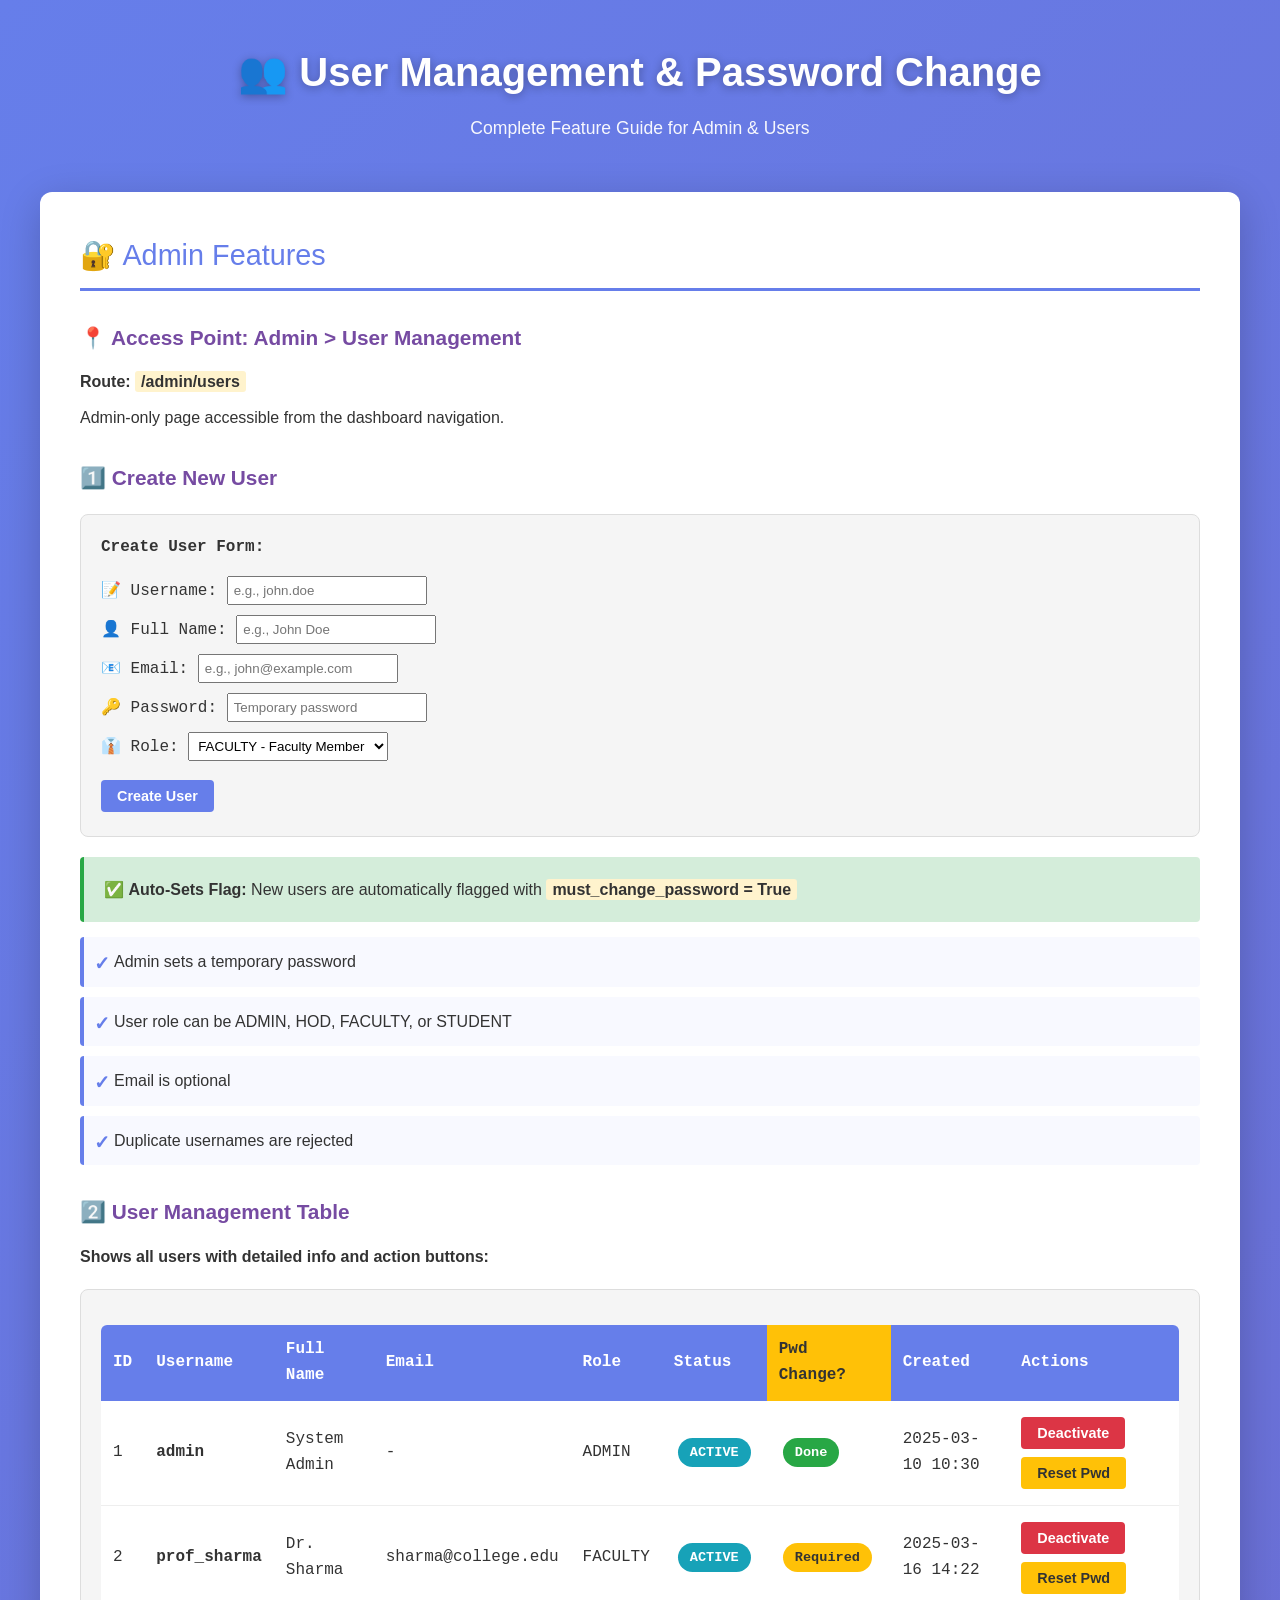
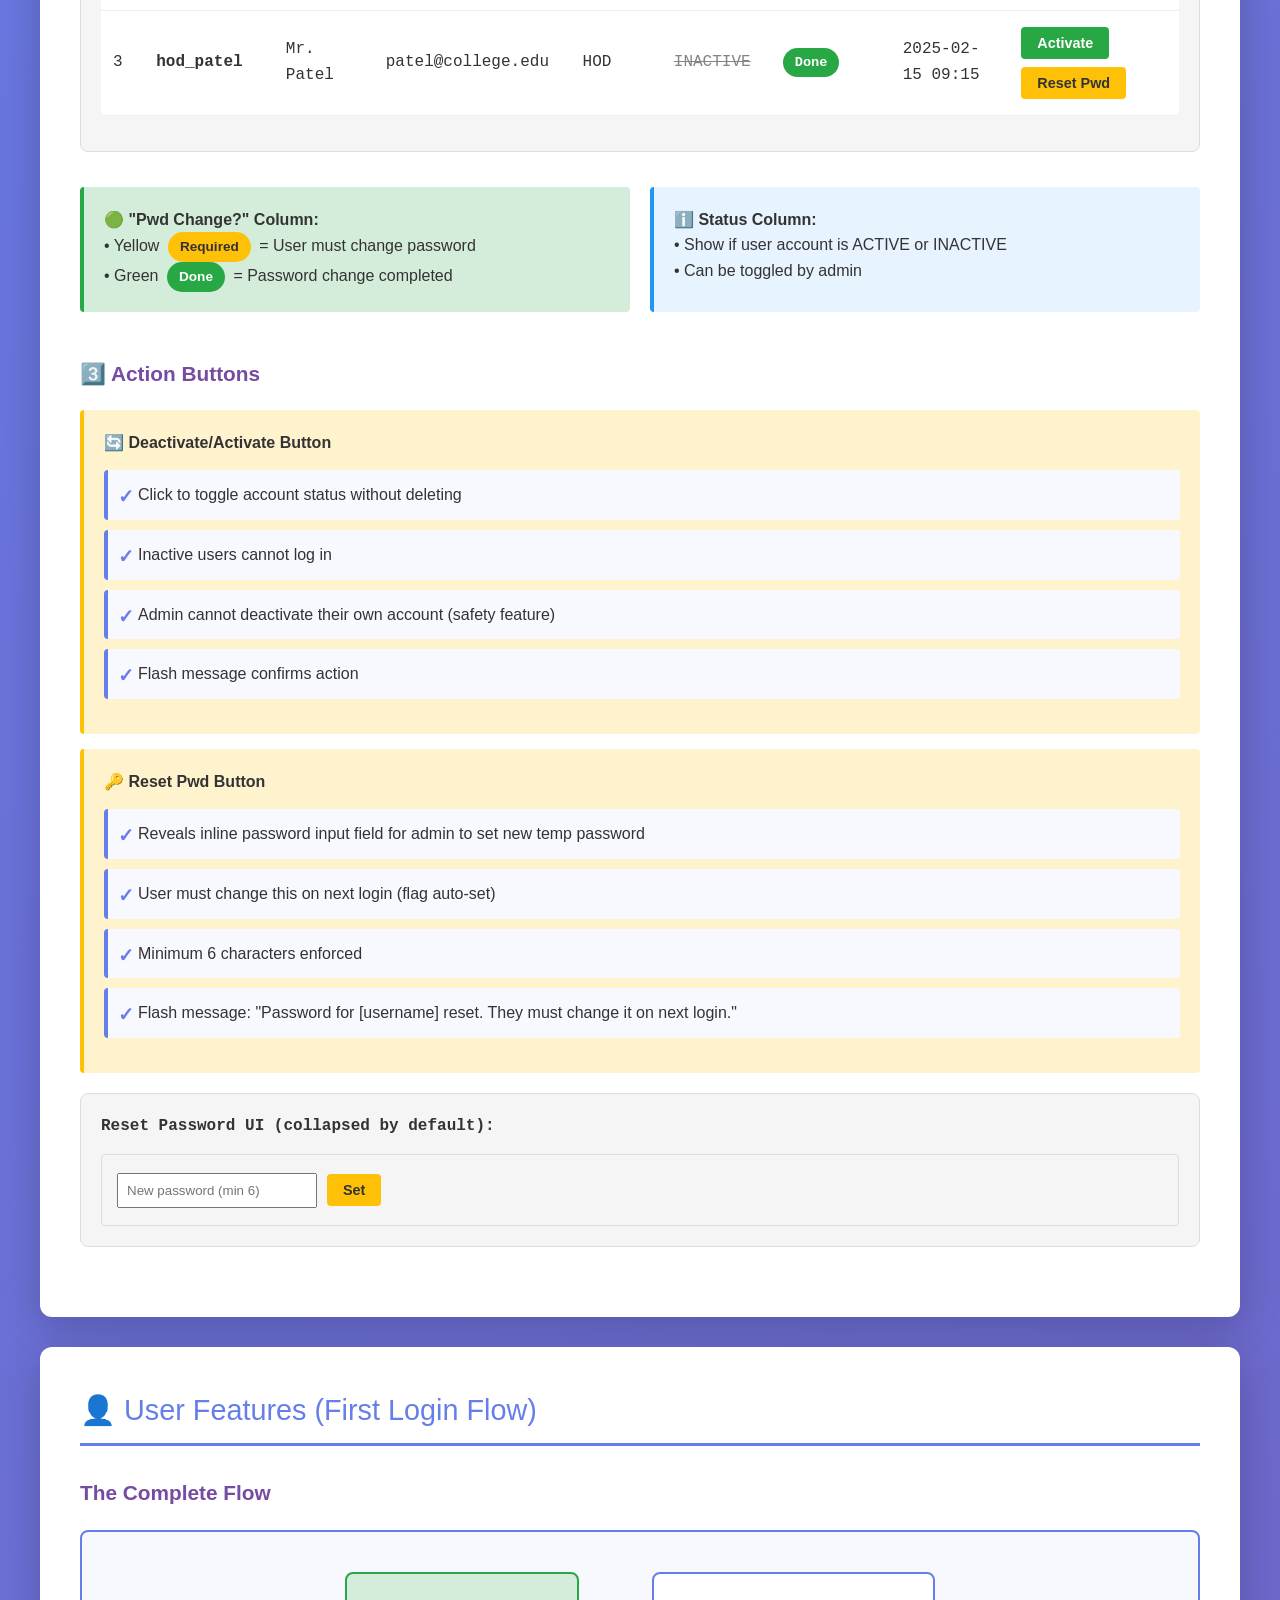
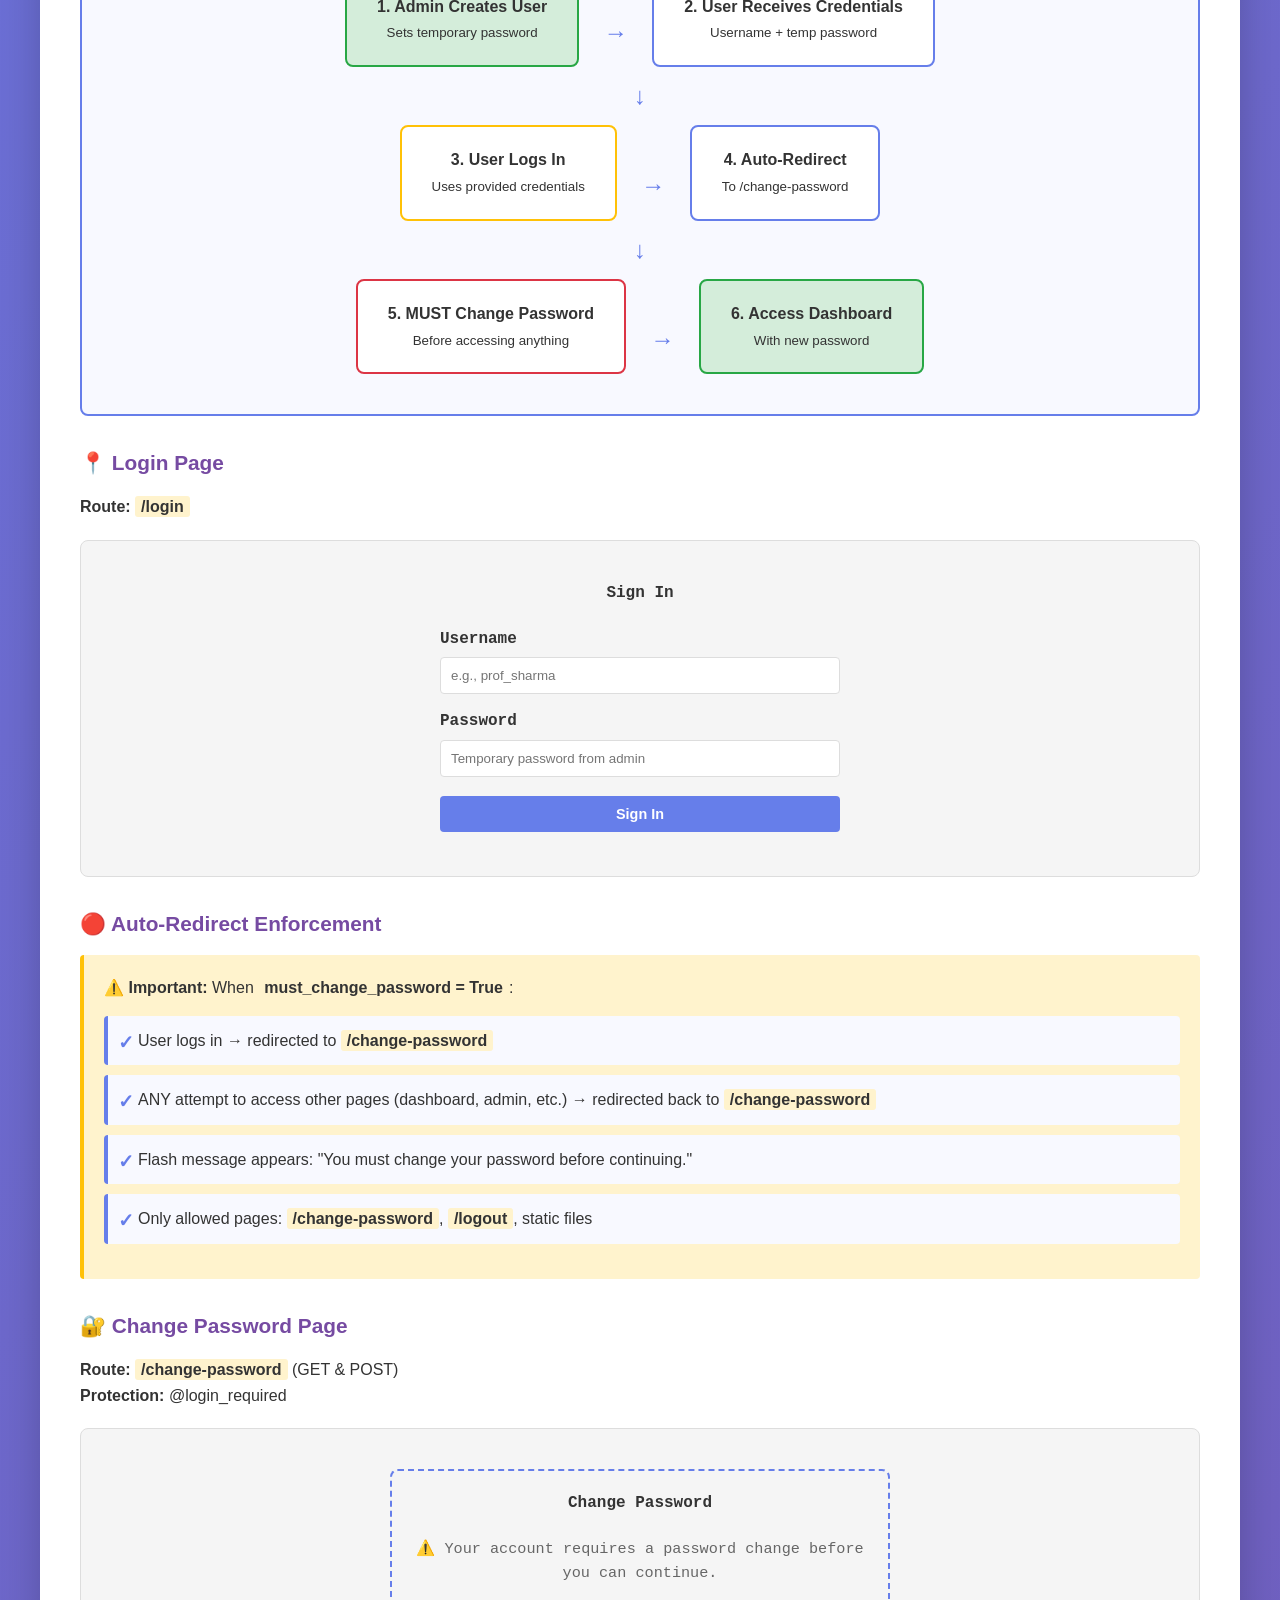
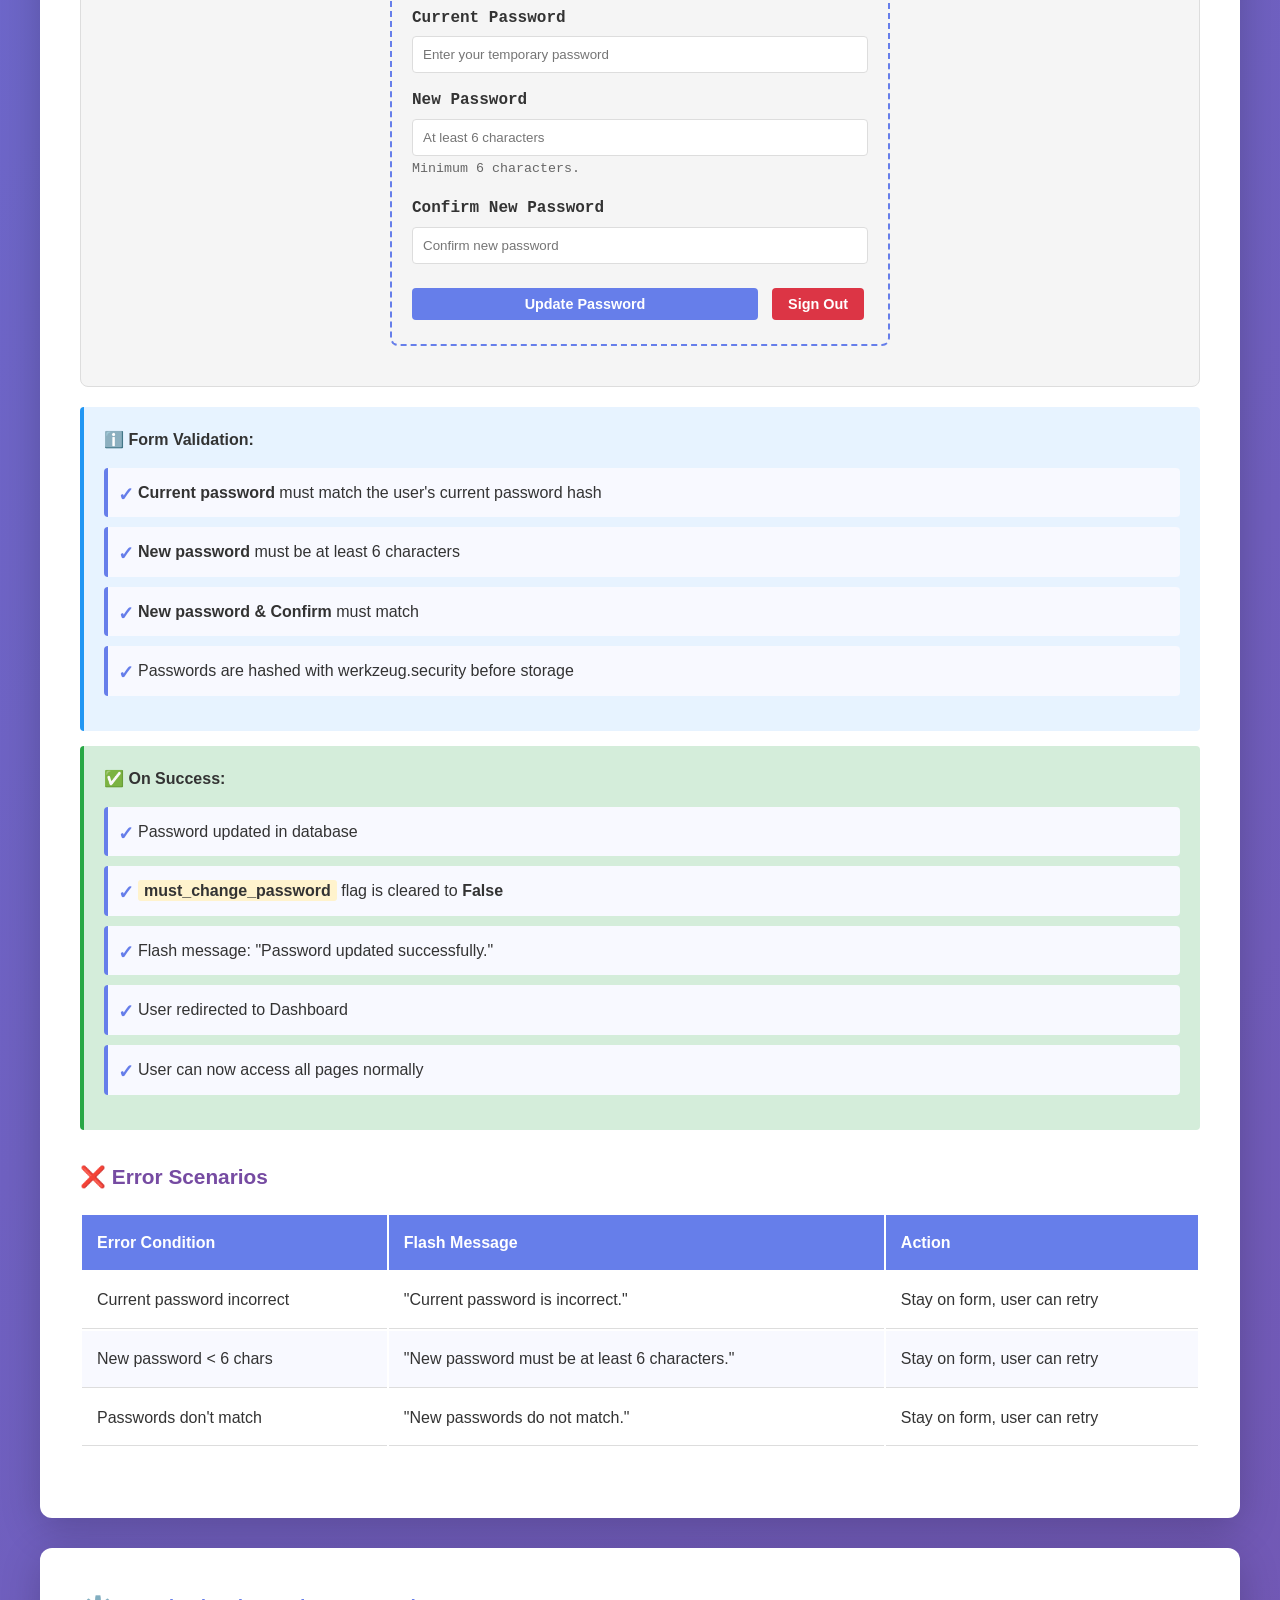
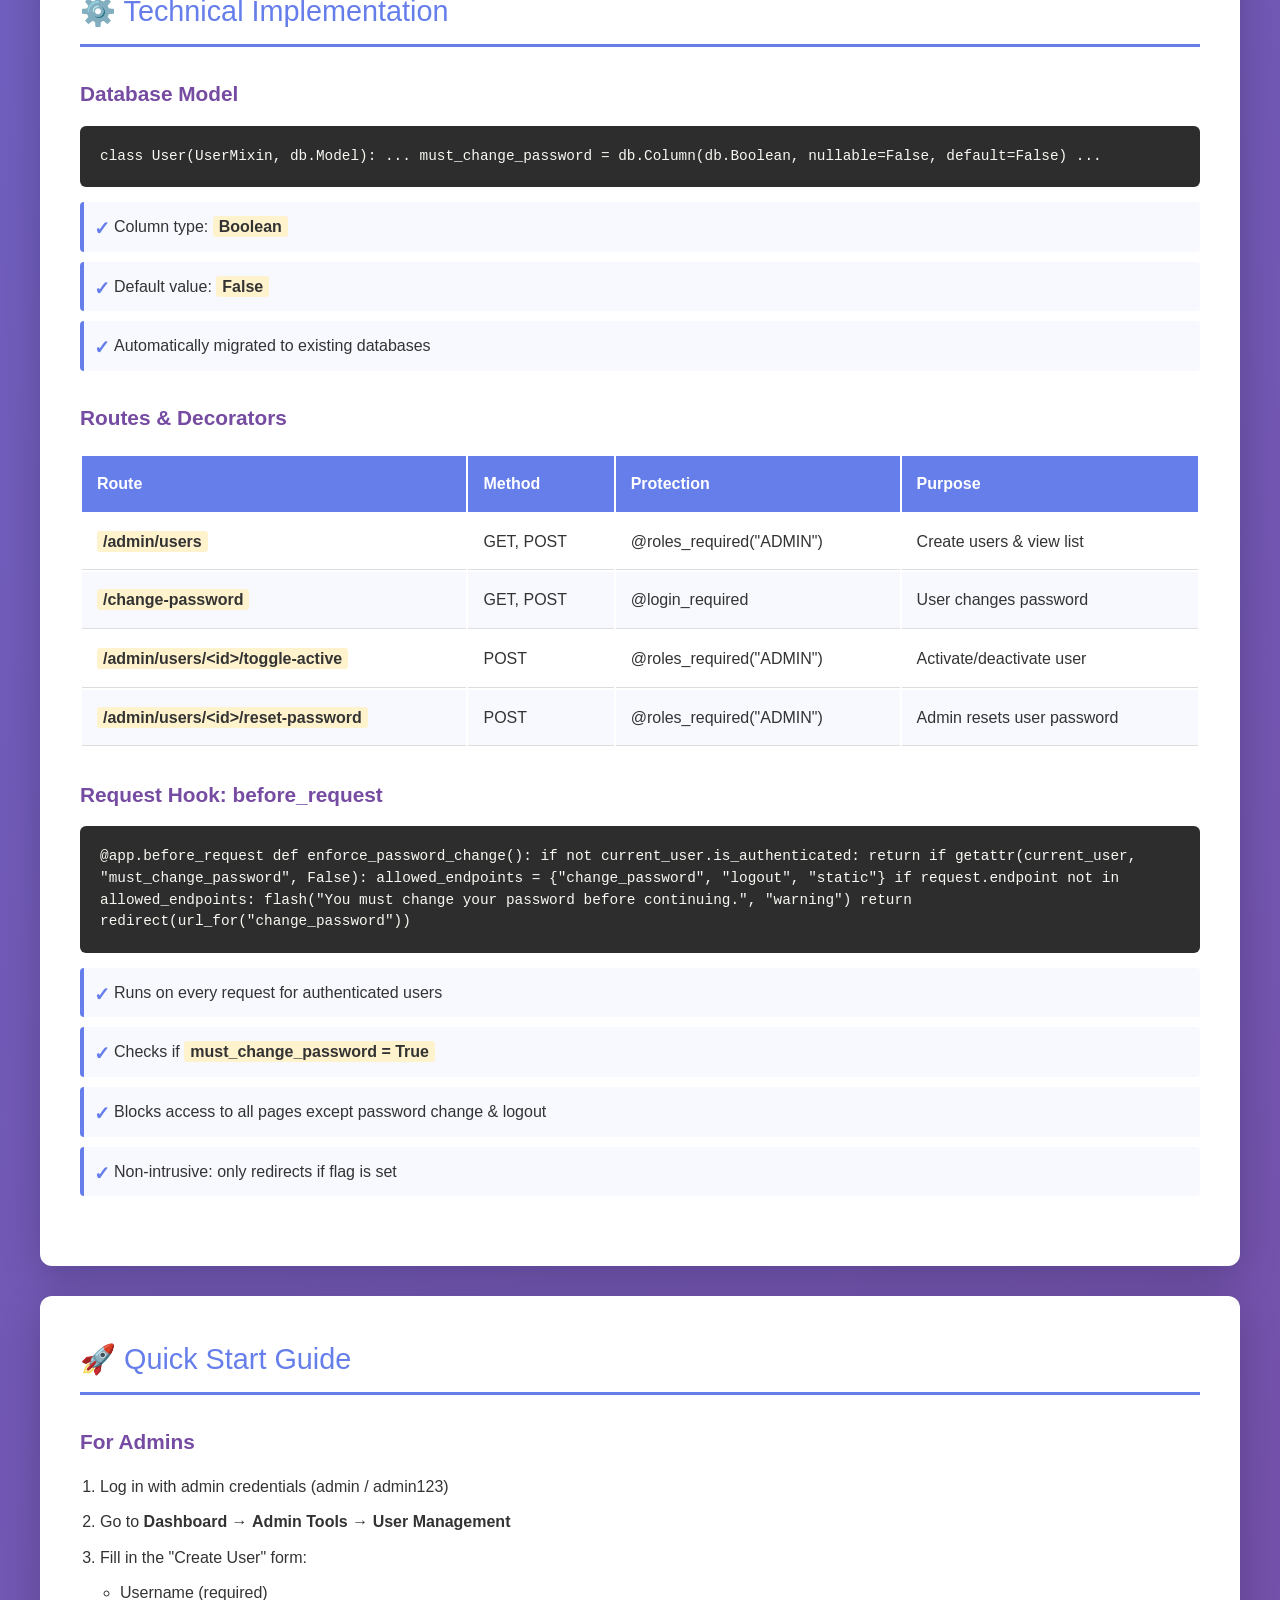
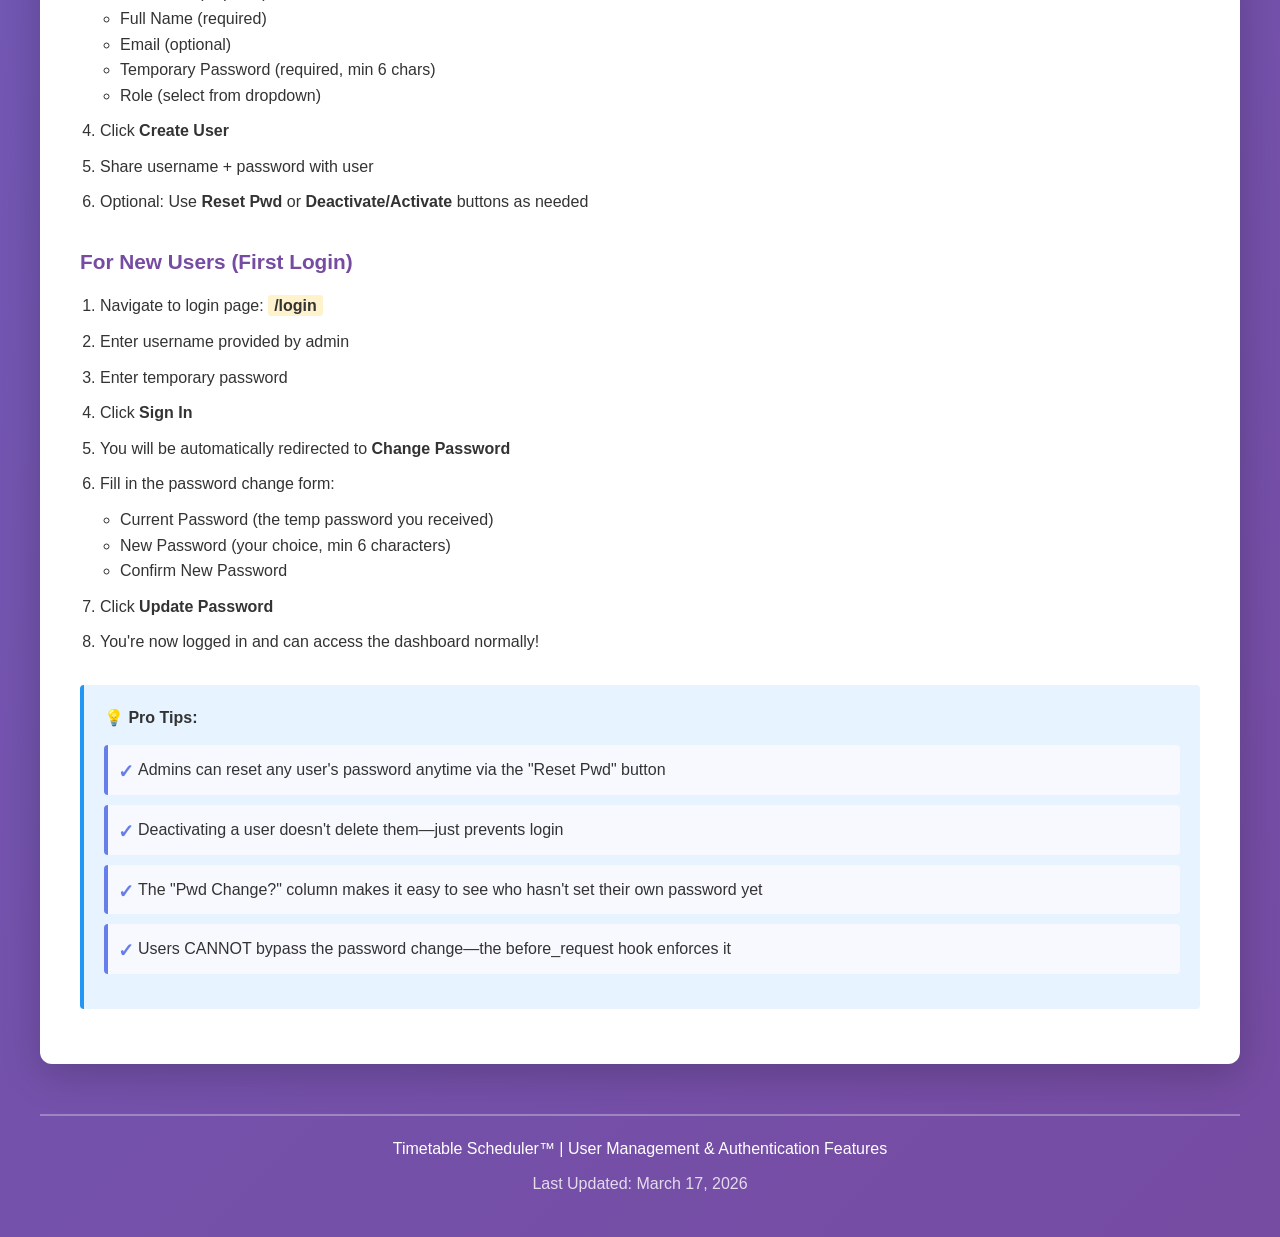
<file: timetable-generator/FEATURE_GUIDE.html>
<!DOCTYPE html>
<html lang="en">
<head>
    <meta charset="UTF-8">
    <meta name="viewport" content="width=device-width, initial-scale=1.0">
    <title>User Management & Password Change - Feature Guide</title>
    <style>
        * {
            margin: 0;
            padding: 0;
            box-sizing: border-box;
        }
        body {
            font-family: 'Segoe UI', Tahoma, Geneva, Verdana, sans-serif;
            line-height: 1.6;
            color: #333;
            background: linear-gradient(135deg, #667eea 0%, #764ba2 100%);
            min-height: 100vh;
            padding: 40px 20px;
        }
        .container {
            max-width: 1200px;
            margin: 0 auto;
        }
        .header {
            text-align: center;
            color: white;
            margin-bottom: 50px;
        }
        .header h1 {
            font-size: 2.5em;
            margin-bottom: 10px;
            text-shadow: 0 2px 10px rgba(0,0,0,0.3);
        }
        .header p {
            font-size: 1.1em;
            opacity: 0.95;
        }
        .feature-section {
            background: white;
            border-radius: 12px;
            padding: 40px;
            margin-bottom: 30px;
            box-shadow: 0 10px 40px rgba(0,0,0,0.2);
        }
        .section-title {
            font-size: 1.8em;
            color: #667eea;
            margin-bottom: 20px;
            border-bottom: 3px solid #667eea;
            padding-bottom: 10px;
        }
        .subsection {
            margin: 30px 0;
        }
        .subsection h3 {
            color: #764ba2;
            margin-bottom: 15px;
            font-size: 1.3em;
        }
        .feature-list {
            list-style: none;
            margin: 15px 0;
        }
        .feature-list li {
            padding: 12px 0 12px 40px;
            position: relative;
            margin: 10px 0;
            background: #f8f9ff;
            border-left: 4px solid #667eea;
            border-radius: 4px;
            padding-left: 30px;
        }
        .feature-list li:before {
            content: "✓";
            position: absolute;
            left: 10px;
            color: #667eea;
            font-weight: bold;
            font-size: 1.2em;
        }
        .mock-ui {
            background: #f5f5f5;
            border: 1px solid #ddd;
            border-radius: 8px;
            padding: 20px;
            margin: 20px 0;
            font-family: 'Courier New', monospace;
            overflow-x: auto;
        }
        .mock-table {
            width: 100%;
            border-collapse: collapse;
            background: white;
            margin: 15px 0;
            border-radius: 6px;
            overflow: hidden;
        }
        .mock-table th {
            background: #667eea;
            color: white;
            padding: 12px;
            text-align: left;
            font-weight: 600;
        }
        .mock-table td {
            padding: 12px;
            border-bottom: 1px solid #eee;
        }
        .mock-table tr:hover {
            background: #f8f9ff;
        }
        .badge {
            display: inline-block;
            padding: 4px 12px;
            border-radius: 20px;
            font-size: 0.85em;
            font-weight: 600;
            margin: 0 4px;
        }
        .badge-required {
            background: #ffc107;
            color: #333;
        }
        .badge-done {
            background: #28a745;
            color: white;
        }
        .badge-active {
            background: #17a2b8;
            color: white;
        }
        .btn {
            display: inline-block;
            padding: 8px 16px;
            margin: 4px 4px 4px 0;
            border-radius: 4px;
            font-size: 0.9em;
            cursor: pointer;
            border: none;
            font-weight: 600;
            transition: all 0.3s ease;
        }
        .btn-primary {
            background: #667eea;
            color: white;
        }
        .btn-primary:hover {
            background: #5a67d8;
            transform: translateY(-2px);
        }
        .btn-danger {
            background: #dc3545;
            color: white;
        }
        .btn-danger:hover {
            background: #c82333;
        }
        .btn-warning {
            background: #ffc107;
            color: #333;
        }
        .btn-warning:hover {
            background: #e0a800;
        }
        .btn-success {
            background: #28a745;
            color: white;
        }
        .btn-success:hover {
            background: #218838;
        }
        .flow-diagram {
            background: #f8f9ff;
            border: 2px solid #667eea;
            border-radius: 8px;
            padding: 30px;
            margin: 20px 0;
            text-align: center;
        }
        .flow-step {
            display: inline-block;
            background: white;
            border: 2px solid #667eea;
            border-radius: 8px;
            padding: 20px 30px;
            margin: 10px;
            min-width: 180px;
        }
        .flow-arrow {
            display: inline-block;
            color: #667eea;
            font-size: 1.5em;
            margin: 0 10px;
            vertical-align: middle;
        }
        .code-block {
            background: #2d2d2d;
            color: #f8f8f2;
            padding: 20px;
            border-radius: 6px;
            overflow-x: auto;
            margin: 15px 0;
            font-family: 'Courier New', monospace;
            font-size: 0.9em;
            line-height: 1.5;
        }
        .highlight {
            background: #fff3cd;
            padding: 2px 6px;
            border-radius: 3px;
            font-weight: 600;
        }
        .info-box {
            background: #e7f3ff;
            border-left: 4px solid #2196F3;
            padding: 20px;
            border-radius: 4px;
            margin: 15px 0;
        }
        .warning-box {
            background: #fff3cd;
            border-left: 4px solid #ffc107;
            padding: 20px;
            border-radius: 4px;
            margin: 15px 0;
        }
        .success-box {
            background: #d4edda;
            border-left: 4px solid #28a745;
            padding: 20px;
            border-radius: 4px;
            margin: 15px 0;
        }
        .comparison-table {
            width: 100%;
            margin: 20px 0;
        }
        .comparison-table th {
            background: #667eea;
            color: white;
            padding: 15px;
            text-align: left;
        }
        .comparison-table td {
            padding: 15px;
            border-bottom: 1px solid #ddd;
        }
        .comparison-table tr:nth-child(even) {
            background: #f8f9ff;
        }
        footer {
            text-align: center;
            color: white;
            margin-top: 50px;
            padding-top: 20px;
            border-top: 2px solid rgba(255,255,255,0.3);
        }
        .grid-2 {
            display: grid;
            grid-template-columns: 1fr 1fr;
            gap: 20px;
            margin: 20px 0;
        }
        @media (max-width: 768px) {
            .grid-2 {
                grid-template-columns: 1fr;
            }
            .header h1 {
                font-size: 1.8em;
            }
            .feature-section {
                padding: 20px;
            }
        }
    </style>
</head>
<body>
    <div class="container">
        <div class="header">
            <h1>👥 User Management & Password Change</h1>
            <p>Complete Feature Guide for Admin & Users</p>
        </div>

        <!-- ADMIN FEATURES -->
        <div class="feature-section">
            <div class="section-title">🔐 Admin Features</div>
            
            <div class="subsection">
                <h3>📍 Access Point: Admin > User Management</h3>
                <p><strong>Route:</strong> <span class="highlight">/admin/users</span></p>
                <p style="margin-top: 10px;">Admin-only page accessible from the dashboard navigation.</p>
            </div>

            <div class="subsection">
                <h3>1️⃣ Create New User</h3>
                <div class="mock-ui">
                    <strong>Create User Form:</strong>
                    <div style="margin-top: 15px;">
                        <div style="margin: 10px 0;">📝 Username: <input type="text" placeholder="e.g., john.doe" style="padding: 5px; width: 200px;"></div>
                        <div style="margin: 10px 0;">👤 Full Name: <input type="text" placeholder="e.g., John Doe" style="padding: 5px; width: 200px;"></div>
                        <div style="margin: 10px 0;">📧 Email: <input type="email" placeholder="e.g., john@example.com" style="padding: 5px; width: 200px;"></div>
                        <div style="margin: 10px 0;">🔑 Password: <input type="password" placeholder="Temporary password" style="padding: 5px; width: 200px;"></div>
                        <div style="margin: 10px 0;">👔 Role: 
                            <select style="padding: 5px; width: 200px;">
                                <option>ADMIN - Administrator</option>
                                <option selected>FACULTY - Faculty Member</option>
                                <option>HOD - Head of Department</option>
                                <option>STUDENT - Student</option>
                            </select>
                        </div>
                        <div style="margin-top: 15px;">
                            <button class="btn btn-primary">Create User</button>
                        </div>
                    </div>
                </div>
                <div class="success-box">
                    ✅ <strong>Auto-Sets Flag:</strong> New users are automatically flagged with <span class="highlight">must_change_password = True</span>
                </div>
                <ul class="feature-list">
                    <li>Admin sets a temporary password</li>
                    <li>User role can be ADMIN, HOD, FACULTY, or STUDENT</li>
                    <li>Email is optional</li>
                    <li>Duplicate usernames are rejected</li>
                </ul>
            </div>

            <div class="subsection">
                <h3>2️⃣ User Management Table</h3>
                <p style="margin-bottom: 15px;"><strong>Shows all users with detailed info and action buttons:</strong></p>
                
                <div class="mock-ui">
                    <table class="mock-table">
                        <thead>
                            <tr>
                                <th>ID</th>
                                <th>Username</th>
                                <th>Full Name</th>
                                <th>Email</th>
                                <th>Role</th>
                                <th>Status</th>
                                <th style="background: #ffc107; color: #333;">Pwd Change?</th>
                                <th>Created</th>
                                <th>Actions</th>
                            </tr>
                        </thead>
                        <tbody>
                            <tr>
                                <td>1</td>
                                <td><strong>admin</strong></td>
                                <td>System Admin</td>
                                <td>-</td>
                                <td>ADMIN</td>
                                <td><span class="badge badge-active">ACTIVE</span></td>
                                <td><span class="badge badge-done">Done</span></td>
                                <td>2025-03-10 10:30</td>
                                <td>
                                    <button class="btn btn-danger">Deactivate</button>
                                    <button class="btn btn-warning">Reset Pwd</button>
                                </td>
                            </tr>
                            <tr>
                                <td>2</td>
                                <td><strong>prof_sharma</strong></td>
                                <td>Dr. Sharma</td>
                                <td>sharma@college.edu</td>
                                <td>FACULTY</td>
                                <td><span class="badge badge-active">ACTIVE</span></td>
                                <td><span class="badge badge-required">Required</span></td>
                                <td>2025-03-16 14:22</td>
                                <td>
                                    <button class="btn btn-danger">Deactivate</button>
                                    <button class="btn btn-warning">Reset Pwd</button>
                                </td>
                            </tr>
                            <tr>
                                <td>3</td>
                                <td><strong>hod_patel</strong></td>
                                <td>Mr. Patel</td>
                                <td>patel@college.edu</td>
                                <td>HOD</td>
                                <td style="text-decoration: line-through; opacity: 0.6;">INACTIVE</td>
                                <td><span class="badge badge-done">Done</span></td>
                                <td>2025-02-15 09:15</td>
                                <td>
                                    <button class="btn btn-success">Activate</button>
                                    <button class="btn btn-warning">Reset Pwd</button>
                                </td>
                            </tr>
                        </tbody>
                    </table>
                </div>

                <div class="grid-2">
                    <div class="success-box">
                        <strong>🟢 "Pwd Change?" Column:</strong><br>
                        • Yellow <span class="badge badge-required">Required</span> = User must change password<br>
                        • Green <span class="badge badge-done">Done</span> = Password change completed
                    </div>
                    <div class="info-box">
                        <strong>ℹ️ Status Column:</strong><br>
                        • Show if user account is ACTIVE or INACTIVE<br>
                        • Can be toggled by admin
                    </div>
                </div>
            </div>

            <div class="subsection">
                <h3>3️⃣ Action Buttons</h3>
                
                <div style="margin: 20px 0;">
                    <div class="warning-box">
                        <strong>🔄 Deactivate/Activate Button</strong>
                        <ul class="feature-list">
                            <li>Click to toggle account status without deleting</li>
                            <li>Inactive users cannot log in</li>
                            <li>Admin cannot deactivate their own account (safety feature)</li>
                            <li>Flash message confirms action</li>
                        </ul>
                    </div>

                    <div class="warning-box">
                        <strong>🔑 Reset Pwd Button</strong>
                        <ul class="feature-list">
                            <li>Reveals inline password input field for admin to set new temp password</li>
                            <li>User must change this on next login (flag auto-set)</li>
                            <li>Minimum 6 characters enforced</li>
                            <li>Flash message: "Password for [username] reset. They must change it on next login."</li>
                        </ul>
                    </div>
                </div>

                <div class="mock-ui">
                    <strong>Reset Password UI (collapsed by default):</strong>
                    <div style="margin-top: 15px; border: 1px solid #ddd; padding: 15px; border-radius: 4px;">
                        <div style="display: flex; gap: 10px; align-items: center;">
                            <input type="password" placeholder="New password (min 6)" style="padding: 8px; flex: 1; max-width: 200px;">
                            <button class="btn btn-warning">Set</button>
                        </div>
                    </div>
                </div>
            </div>
        </div>

        <!-- USER FEATURES -->
        <div class="feature-section">
            <div class="section-title">👤 User Features (First Login Flow)</div>
            
            <div class="subsection">
                <h3>The Complete Flow</h3>
                <div class="flow-diagram">
                    <div style="display: block;">
                        <div class="flow-step" style="border-color: #28a745; background: #d4edda;">
                            <strong>1. Admin Creates User</strong><br>
                            <small>Sets temporary password</small>
                        </div>
                        <div class="flow-arrow">→</div>
                        <div class="flow-step">
                            <strong>2. User Receives Credentials</strong><br>
                            <small>Username + temp password</small>
                        </div>
                        <br>
                        <div class="flow-arrow">↓</div>
                        <br>
                        <div class="flow-step" style="border-color: #ffc107;">
                            <strong>3. User Logs In</strong><br>
                            <small>Uses provided credentials</small>
                        </div>
                        <div class="flow-arrow">→</div>
                        <div class="flow-step">
                            <strong>4. Auto-Redirect</strong><br>
                            <small>To /change-password</small>
                        </div>
                        <br>
                        <div class="flow-arrow">↓</div>
                        <br>
                        <div class="flow-step" style="border-color: #dc3545;">
                            <strong>5. MUST Change Password</strong><br>
                            <small>Before accessing anything</small>
                        </div>
                        <div class="flow-arrow">→</div>
                        <div class="flow-step" style="border-color: #28a745; background: #d4edda;">
                            <strong>6. Access Dashboard</strong><br>
                            <small>With new password</small>
                        </div>
                    </div>
                </div>
            </div>

            <div class="subsection">
                <h3>📍 Login Page</h3>
                <p><strong>Route:</strong> <span class="highlight">/login</span></p>
                
                <div class="mock-ui">
                    <div style="max-width: 400px; margin: 20px auto;">
                        <h4 style="text-align: center; margin-bottom: 20px;">Sign In</h4>
                        <div style="margin-bottom: 15px;">
                            <label style="display: block; margin-bottom: 5px;"><strong>Username</strong></label>
                            <input type="text" placeholder="e.g., prof_sharma" style="width: 100%; padding: 10px; border: 1px solid #ddd; border-radius: 4px;">
                        </div>
                        <div style="margin-bottom: 15px;">
                            <label style="display: block; margin-bottom: 5px;"><strong>Password</strong></label>
                            <input type="password" placeholder="Temporary password from admin" style="width: 100%; padding: 10px; border: 1px solid #ddd; border-radius: 4px;">
                        </div>
                        <button class="btn btn-primary" style="width: 100%; padding: 10px;">Sign In</button>
                    </div>
                </div>
            </div>

            <div class="subsection">
                <h3>🔴 Auto-Redirect Enforcement</h3>
                <div class="warning-box">
                    <strong>⚠️ Important:</strong> When <span class="highlight">must_change_password = True</span>:
                    <ul class="feature-list">
                        <li>User logs in → redirected to <span class="highlight">/change-password</span></li>
                        <li>ANY attempt to access other pages (dashboard, admin, etc.) → redirected back to <span class="highlight">/change-password</span></li>
                        <li>Flash message appears: "You must change your password before continuing."</li>
                        <li>Only allowed pages: <span class="highlight">/change-password</span>, <span class="highlight">/logout</span>, static files</li>
                    </ul>
                </div>
            </div>

            <div class="subsection">
                <h3>🔐 Change Password Page</h3>
                <p><strong>Route:</strong> <span class="highlight">/change-password</span> (GET & POST)</p>
                <p><strong>Protection:</strong> @login_required</p>
                
                <div class="mock-ui">
                    <div style="max-width: 500px; margin: 20px auto; border: 2px dashed #667eea; padding: 20px; border-radius: 8px;">
                        <h4 style="text-align: center; margin-bottom: 20px;">Change Password</h4>
                        <p style="text-align: center; font-size: 0.95em; margin-bottom: 20px; color: #666;">
                            ⚠️ Your account requires a password change before you can continue.
                        </p>
                        
                        <div style="margin-bottom: 15px;">
                            <label style="display: block; margin-bottom: 5px;"><strong>Current Password</strong></label>
                            <input type="password" placeholder="Enter your temporary password" style="width: 100%; padding: 10px; border: 1px solid #ddd; border-radius: 4px;">
                        </div>

                        <div style="margin-bottom: 15px;">
                            <label style="display: block; margin-bottom: 5px;"><strong>New Password</strong></label>
                            <input type="password" placeholder="At least 6 characters" style="width: 100%; padding: 10px; border: 1px solid #ddd; border-radius: 4px;">
                            <small style="color: #666;">Minimum 6 characters.</small>
                        </div>

                        <div style="margin-bottom: 20px;">
                            <label style="display: block; margin-bottom: 5px;"><strong>Confirm New Password</strong></label>
                            <input type="password" placeholder="Confirm new password" style="width: 100%; padding: 10px; border: 1px solid #ddd; border-radius: 4px;">
                        </div>

                        <div style="display: flex; gap: 10px;">
                            <button class="btn btn-primary" style="flex: 1;">Update Password</button>
                            <button class="btn btn-danger">Sign Out</button>
                        </div>
                    </div>
                </div>

                <div class="info-box">
                    <strong>ℹ️ Form Validation:</strong>
                    <ul class="feature-list">
                        <li><strong>Current password</strong> must match the user's current password hash</li>
                        <li><strong>New password</strong> must be at least 6 characters</li>
                        <li><strong>New password & Confirm</strong> must match</li>
                        <li>Passwords are hashed with werkzeug.security before storage</li>
                    </ul>
                </div>

                <div class="success-box">
                    <strong>✅ On Success:</strong>
                    <ul class="feature-list">
                        <li>Password updated in database</li>
                        <li><span class="highlight">must_change_password</span> flag is cleared to <strong>False</strong></li>
                        <li>Flash message: "Password updated successfully."</li>
                        <li>User redirected to Dashboard</li>
                        <li>User can now access all pages normally</li>
                    </ul>
                </div>
            </div>

            <div class="subsection">
                <h3>❌ Error Scenarios</h3>
                <table class="comparison-table">
                    <thead>
                        <tr>
                            <th>Error Condition</th>
                            <th>Flash Message</th>
                            <th>Action</th>
                        </tr>
                    </thead>
                    <tbody>
                        <tr>
                            <td>Current password incorrect</td>
                            <td>"Current password is incorrect."</td>
                            <td>Stay on form, user can retry</td>
                        </tr>
                        <tr>
                            <td>New password < 6 chars</td>
                            <td>"New password must be at least 6 characters."</td>
                            <td>Stay on form, user can retry</td>
                        </tr>
                        <tr>
                            <td>Passwords don't match</td>
                            <td>"New passwords do not match."</td>
                            <td>Stay on form, user can retry</td>
                        </tr>
                    </tbody>
                </table>
            </div>
        </div>

        <!-- TECHNICAL DETAILS -->
        <div class="feature-section">
            <div class="section-title">⚙️ Technical Implementation</div>
            
            <div class="subsection">
                <h3>Database Model</h3>
                <div class="code-block">class User(UserMixin, db.Model):
    ...
    must_change_password = db.Column(db.Boolean, nullable=False, default=False)
    ...</div>
                <ul class="feature-list">
                    <li>Column type: <span class="highlight">Boolean</span></li>
                    <li>Default value: <span class="highlight">False</span></li>
                    <li>Automatically migrated to existing databases</li>
                </ul>
            </div>

            <div class="subsection">
                <h3>Routes & Decorators</h3>
                <table class="comparison-table">
                    <thead>
                        <tr>
                            <th>Route</th>
                            <th>Method</th>
                            <th>Protection</th>
                            <th>Purpose</th>
                        </tr>
                    </thead>
                    <tbody>
                        <tr>
                            <td><span class="highlight">/admin/users</span></td>
                            <td>GET, POST</td>
                            <td>@roles_required("ADMIN")</td>
                            <td>Create users & view list</td>
                        </tr>
                        <tr>
                            <td><span class="highlight">/change-password</span></td>
                            <td>GET, POST</td>
                            <td>@login_required</td>
                            <td>User changes password</td>
                        </tr>
                        <tr>
                            <td><span class="highlight">/admin/users/&lt;id&gt;/toggle-active</span></td>
                            <td>POST</td>
                            <td>@roles_required("ADMIN")</td>
                            <td>Activate/deactivate user</td>
                        </tr>
                        <tr>
                            <td><span class="highlight">/admin/users/&lt;id&gt;/reset-password</span></td>
                            <td>POST</td>
                            <td>@roles_required("ADMIN")</td>
                            <td>Admin resets user password</td>
                        </tr>
                    </tbody>
                </table>
            </div>

            <div class="subsection">
                <h3>Request Hook: before_request</h3>
                <div class="code-block">@app.before_request
def enforce_password_change():
    if not current_user.is_authenticated:
        return
    if getattr(current_user, "must_change_password", False):
        allowed_endpoints = {"change_password", "logout", "static"}
        if request.endpoint not in allowed_endpoints:
            flash("You must change your password before continuing.", "warning")
            return redirect(url_for("change_password"))</div>
                <ul class="feature-list">
                    <li>Runs on every request for authenticated users</li>
                    <li>Checks if <span class="highlight">must_change_password = True</span></li>
                    <li>Blocks access to all pages except password change & logout</li>
                    <li>Non-intrusive: only redirects if flag is set</li>
                </ul>
            </div>
        </div>

        <!-- QUICK START -->
        <div class="feature-section">
            <div class="section-title">🚀 Quick Start Guide</div>
            
            <div class="subsection">
                <h3>For Admins</h3>
                <ol style="margin-left: 20px;">
                    <li style="margin: 10px 0;">Log in with admin credentials (admin / admin123)</li>
                    <li style="margin: 10px 0;">Go to <strong>Dashboard</strong> → <strong>Admin Tools</strong> → <strong>User Management</strong></li>
                    <li style="margin: 10px 0;">Fill in the "Create User" form:
                        <ul style="margin: 10px 0 10px 20px;">
                            <li>Username (required)</li>
                            <li>Full Name (required)</li>
                            <li>Email (optional)</li>
                            <li>Temporary Password (required, min 6 chars)</li>
                            <li>Role (select from dropdown)</li>
                        </ul>
                    </li>
                    <li style="margin: 10px 0;">Click <strong>Create User</strong></li>
                    <li style="margin: 10px 0;">Share username + password with user</li>
                    <li style="margin: 10px 0;">Optional: Use <strong>Reset Pwd</strong> or <strong>Deactivate/Activate</strong> buttons as needed</li>
                </ol>
            </div>

            <div class="subsection">
                <h3>For New Users (First Login)</h3>
                <ol style="margin-left: 20px;">
                    <li style="margin: 10px 0;">Navigate to login page: <span class="highlight">/login</span></li>
                    <li style="margin: 10px 0;">Enter username provided by admin</li>
                    <li style="margin: 10px 0;">Enter temporary password</li>
                    <li style="margin: 10px 0;">Click <strong>Sign In</strong></li>
                    <li style="margin: 10px 0;">You will be automatically redirected to <strong>Change Password</strong></li>
                    <li style="margin: 10px 0;">Fill in the password change form:
                        <ul style="margin: 10px 0 10px 20px;">
                            <li>Current Password (the temp password you received)</li>
                            <li>New Password (your choice, min 6 characters)</li>
                            <li>Confirm New Password</li>
                        </ul>
                    </li>
                    <li style="margin: 10px 0;">Click <strong>Update Password</strong></li>
                    <li style="margin: 10px 0;">You're now logged in and can access the dashboard normally!</li>
                </ol>
            </div>

            <div class="info-box">
                <strong>💡 Pro Tips:</strong>
                <ul class="feature-list">
                    <li>Admins can reset any user's password anytime via the "Reset Pwd" button</li>
                    <li>Deactivating a user doesn't delete them—just prevents login</li>
                    <li>The "Pwd Change?" column makes it easy to see who hasn't set their own password yet</li>
                    <li>Users CANNOT bypass the password change—the before_request hook enforces it</li>
                </ul>
            </div>
        </div>

        <footer>
            <p>Timetable Scheduler™ | User Management & Authentication Features</p>
            <p style="margin-top: 10px; opacity: 0.8;">Last Updated: March 17, 2026</p>
        </footer>
    </div>
</body>
</html>
</file>
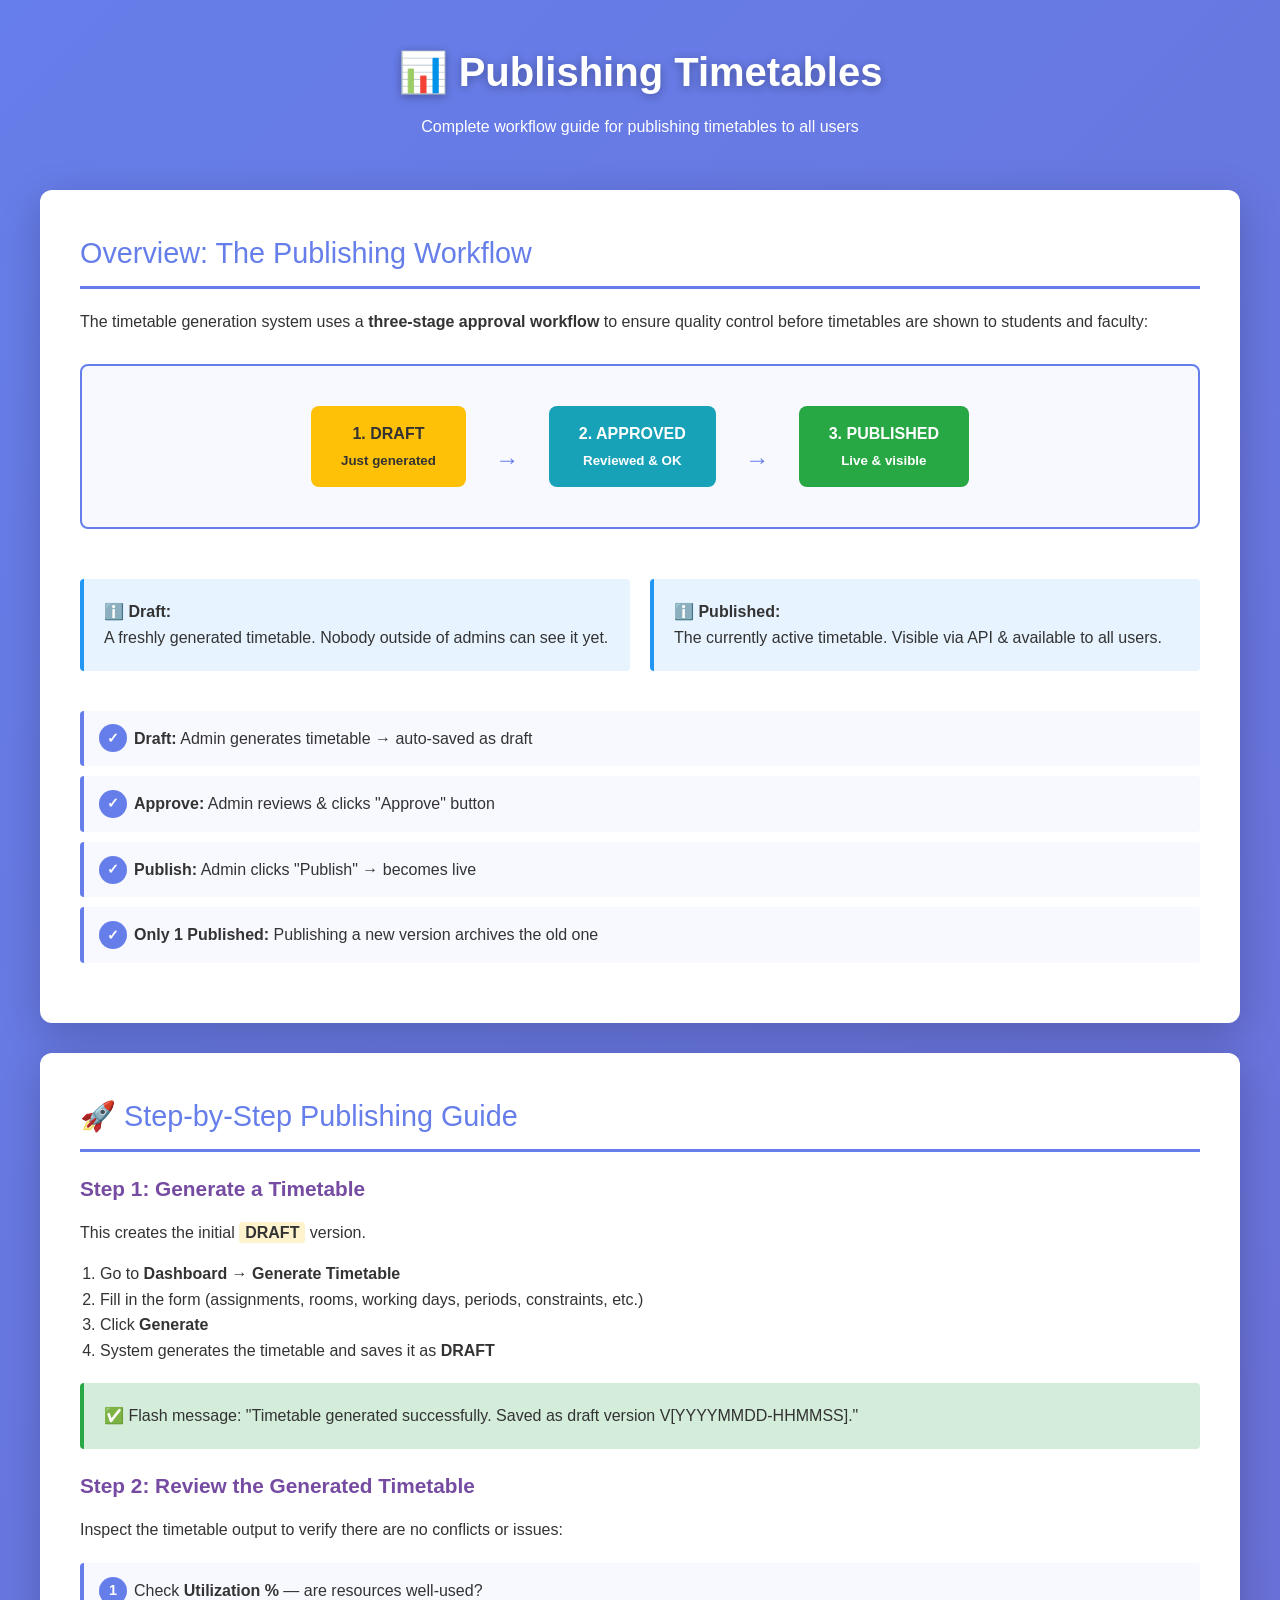
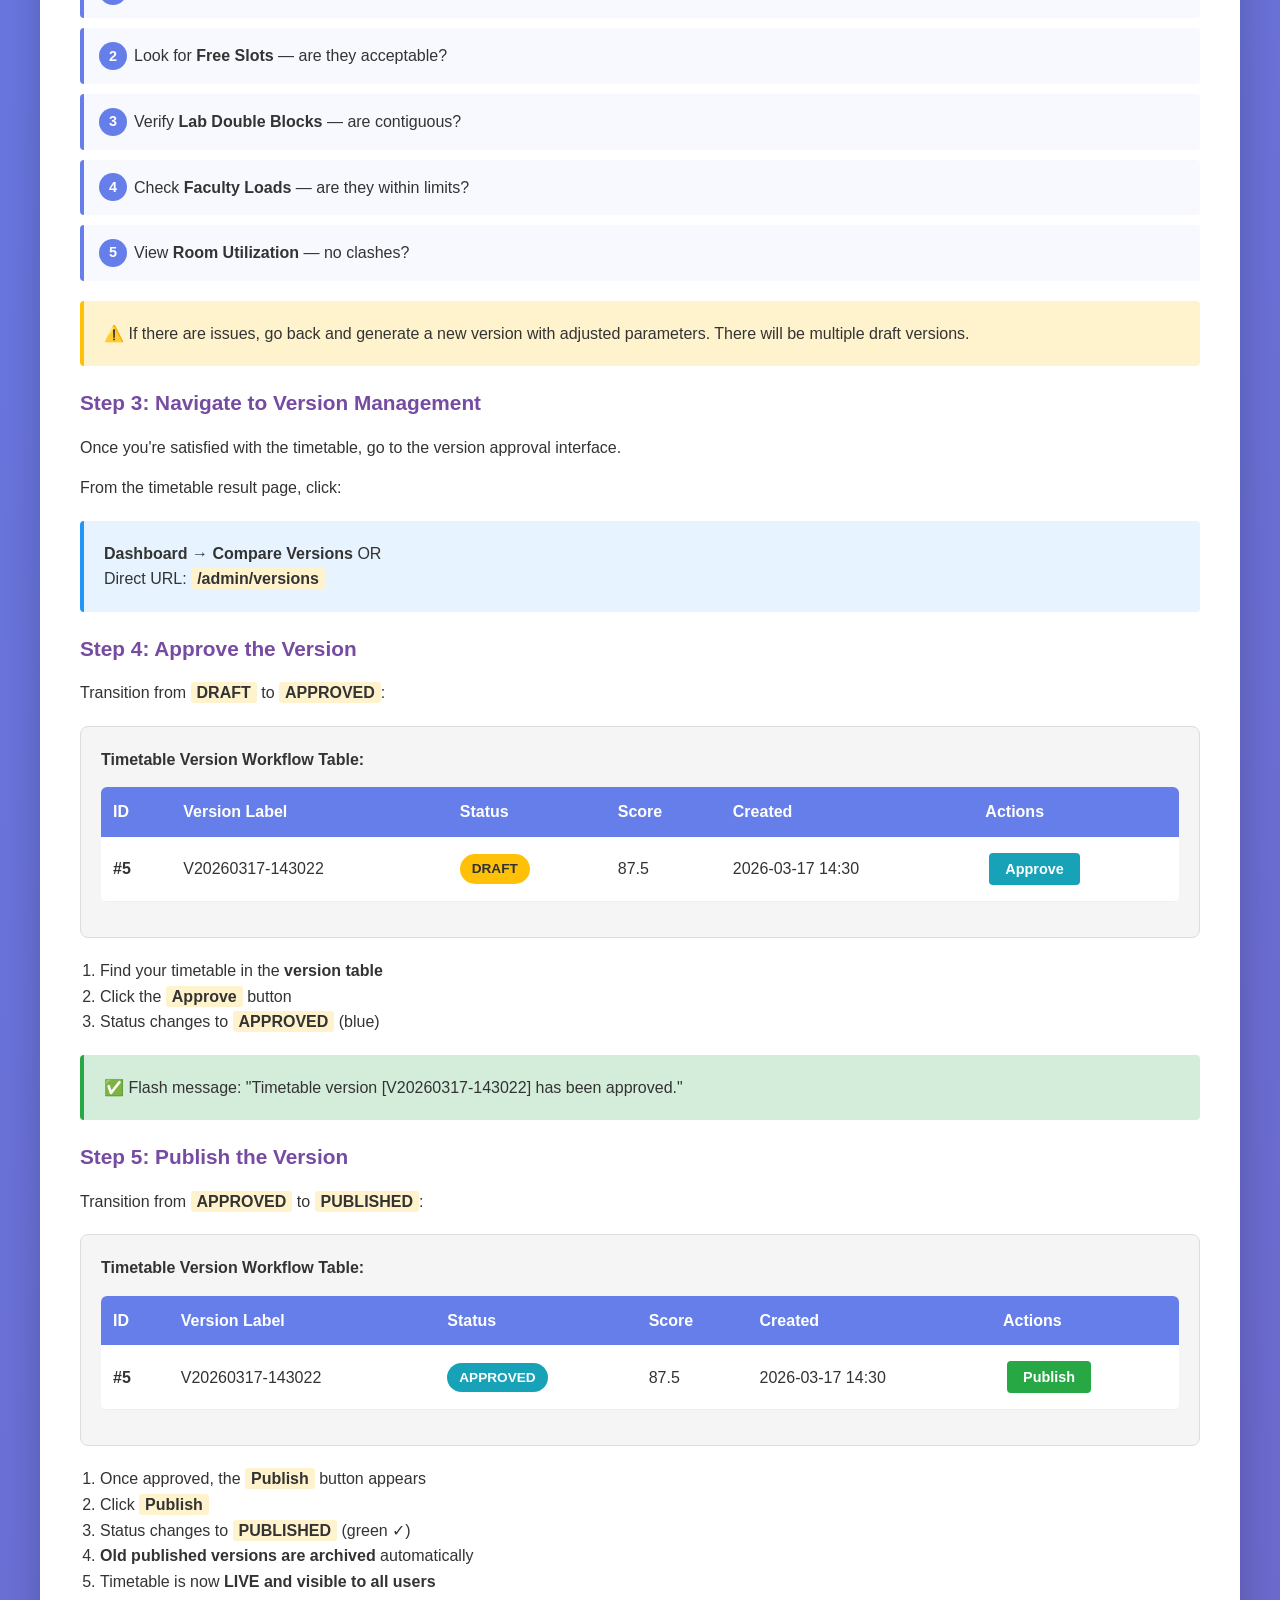
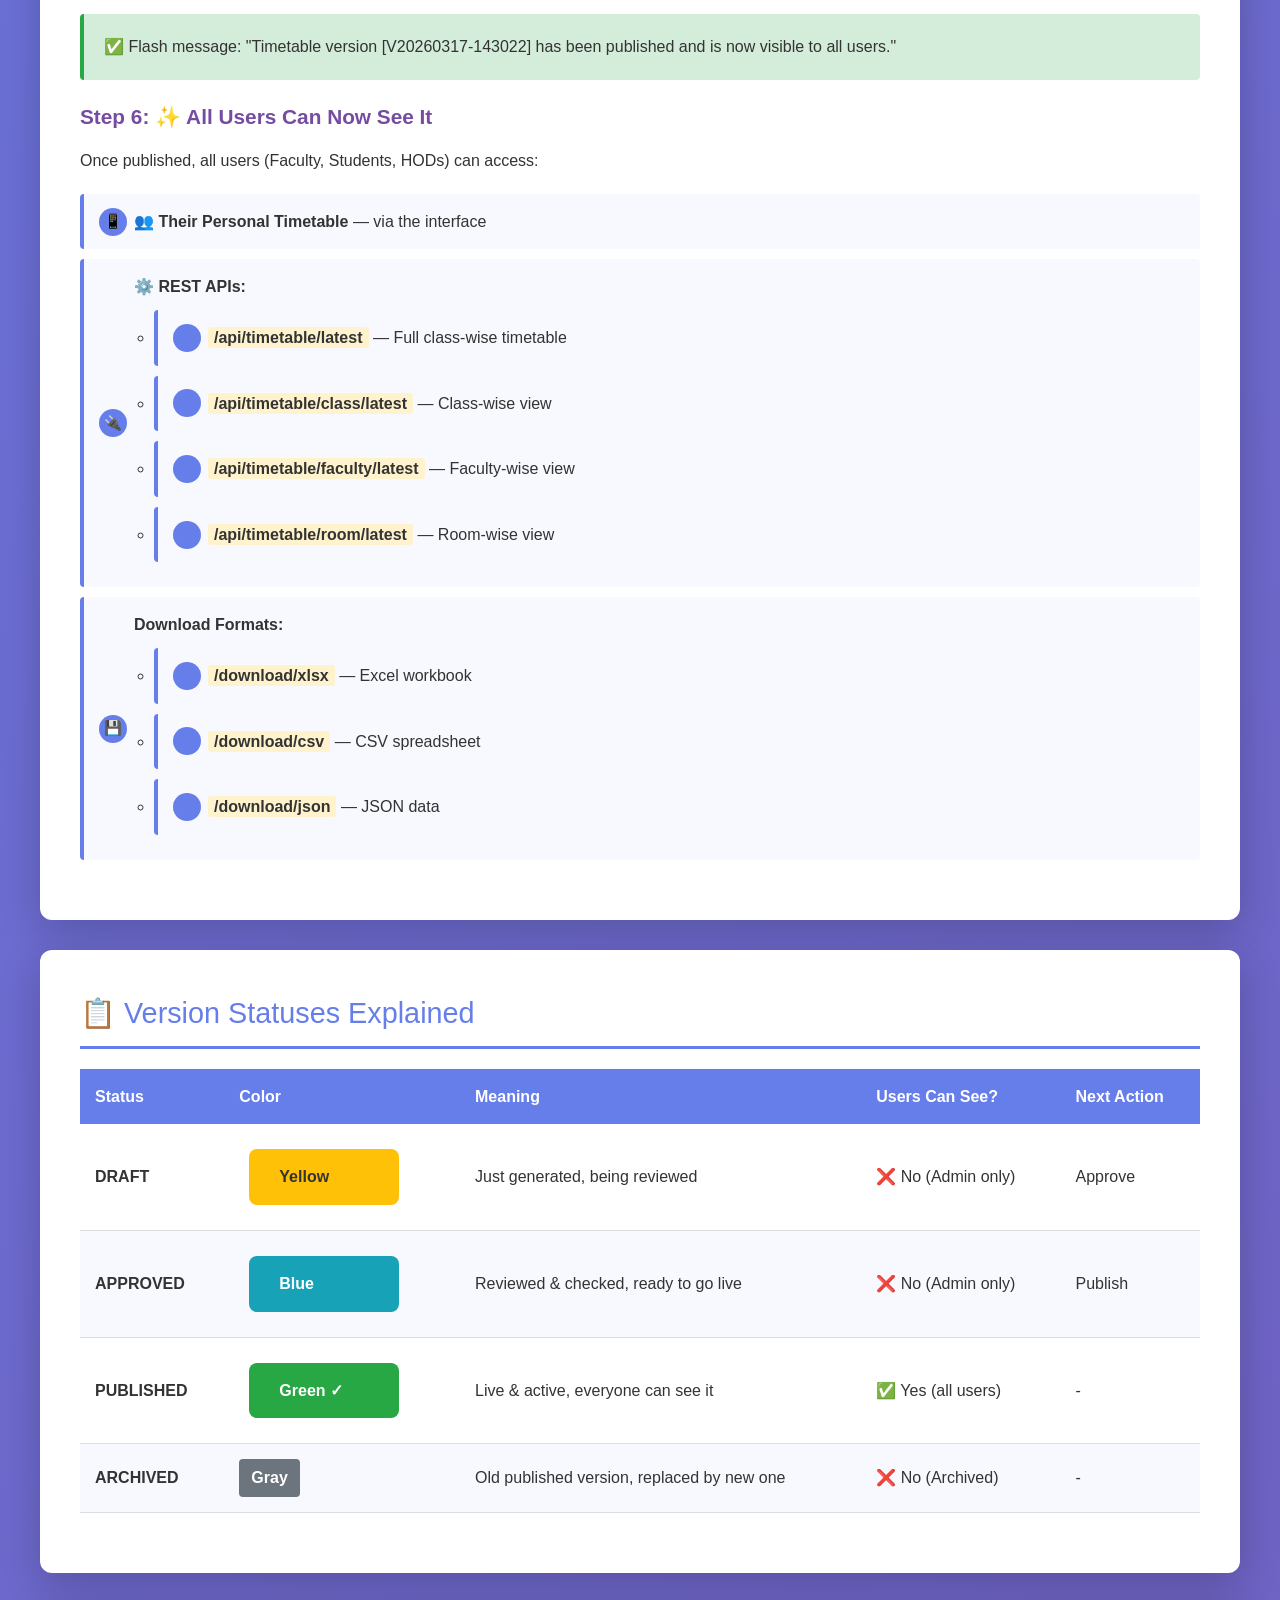
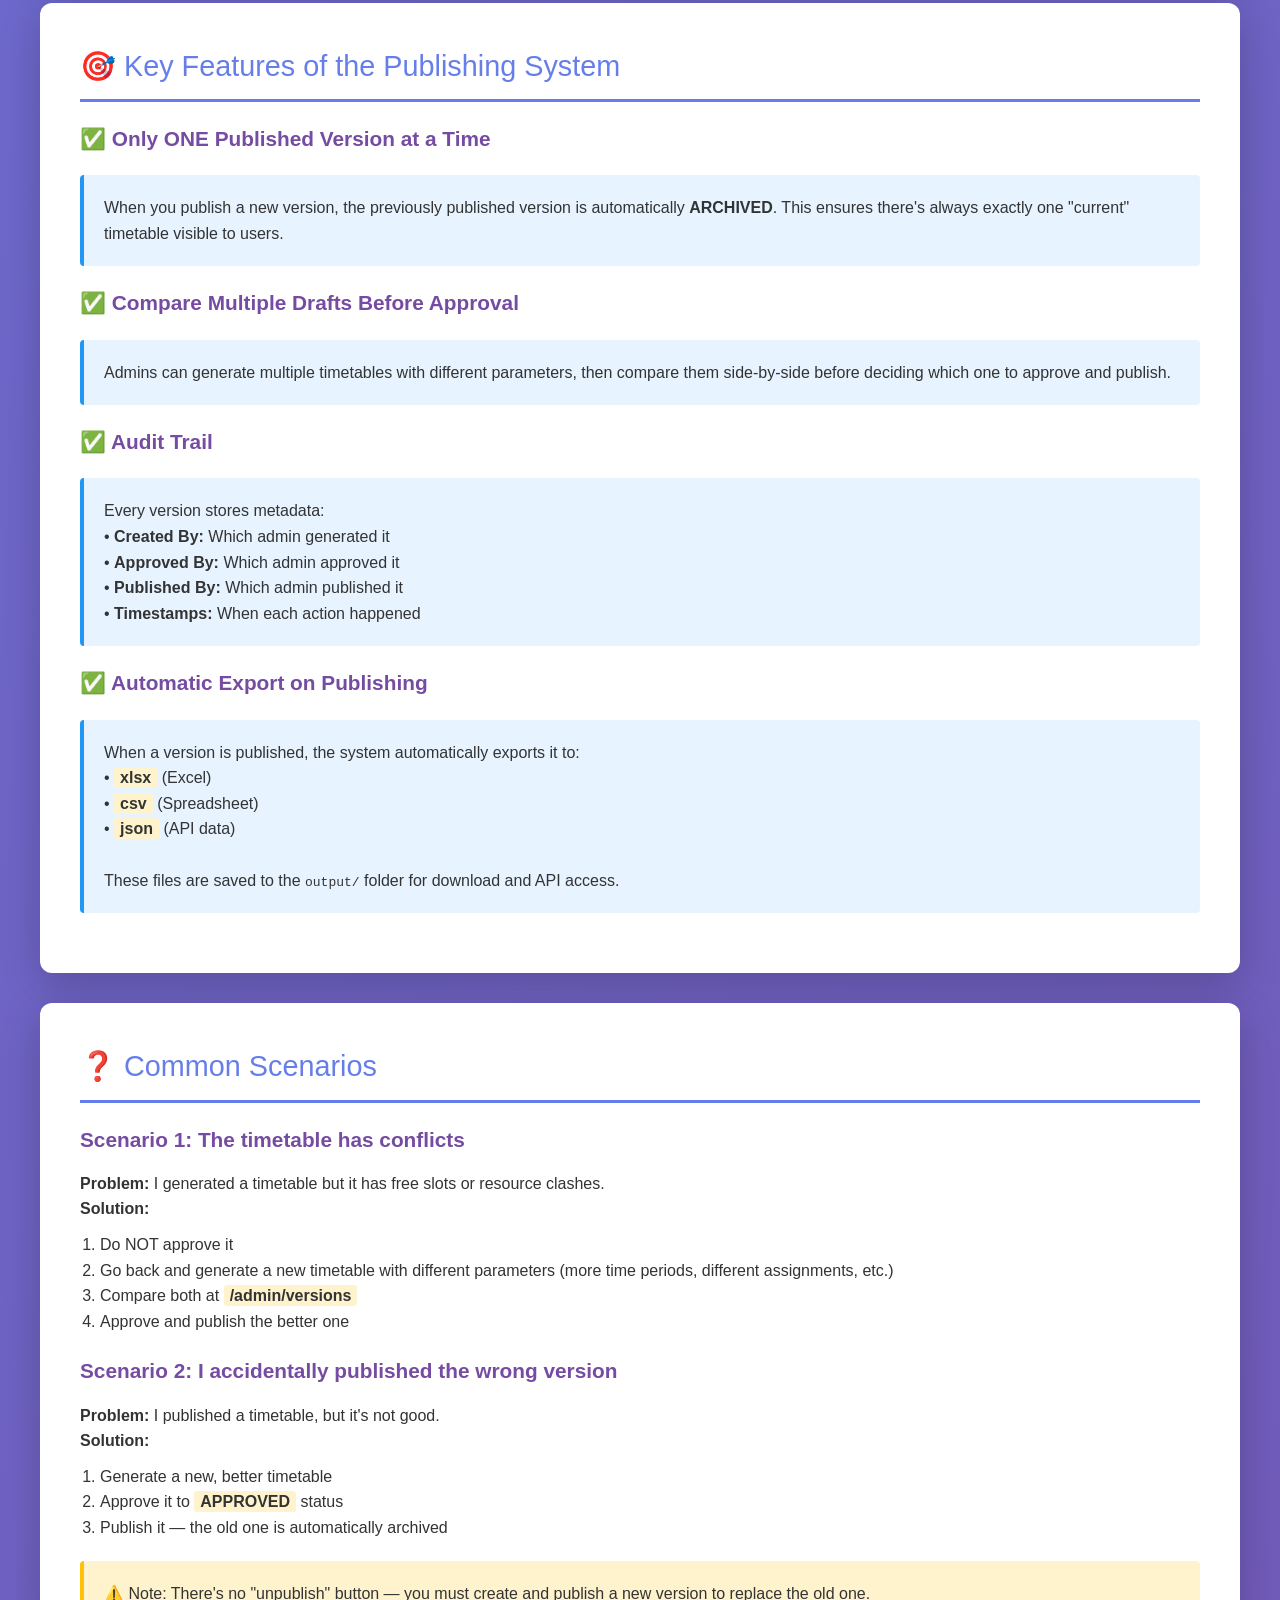
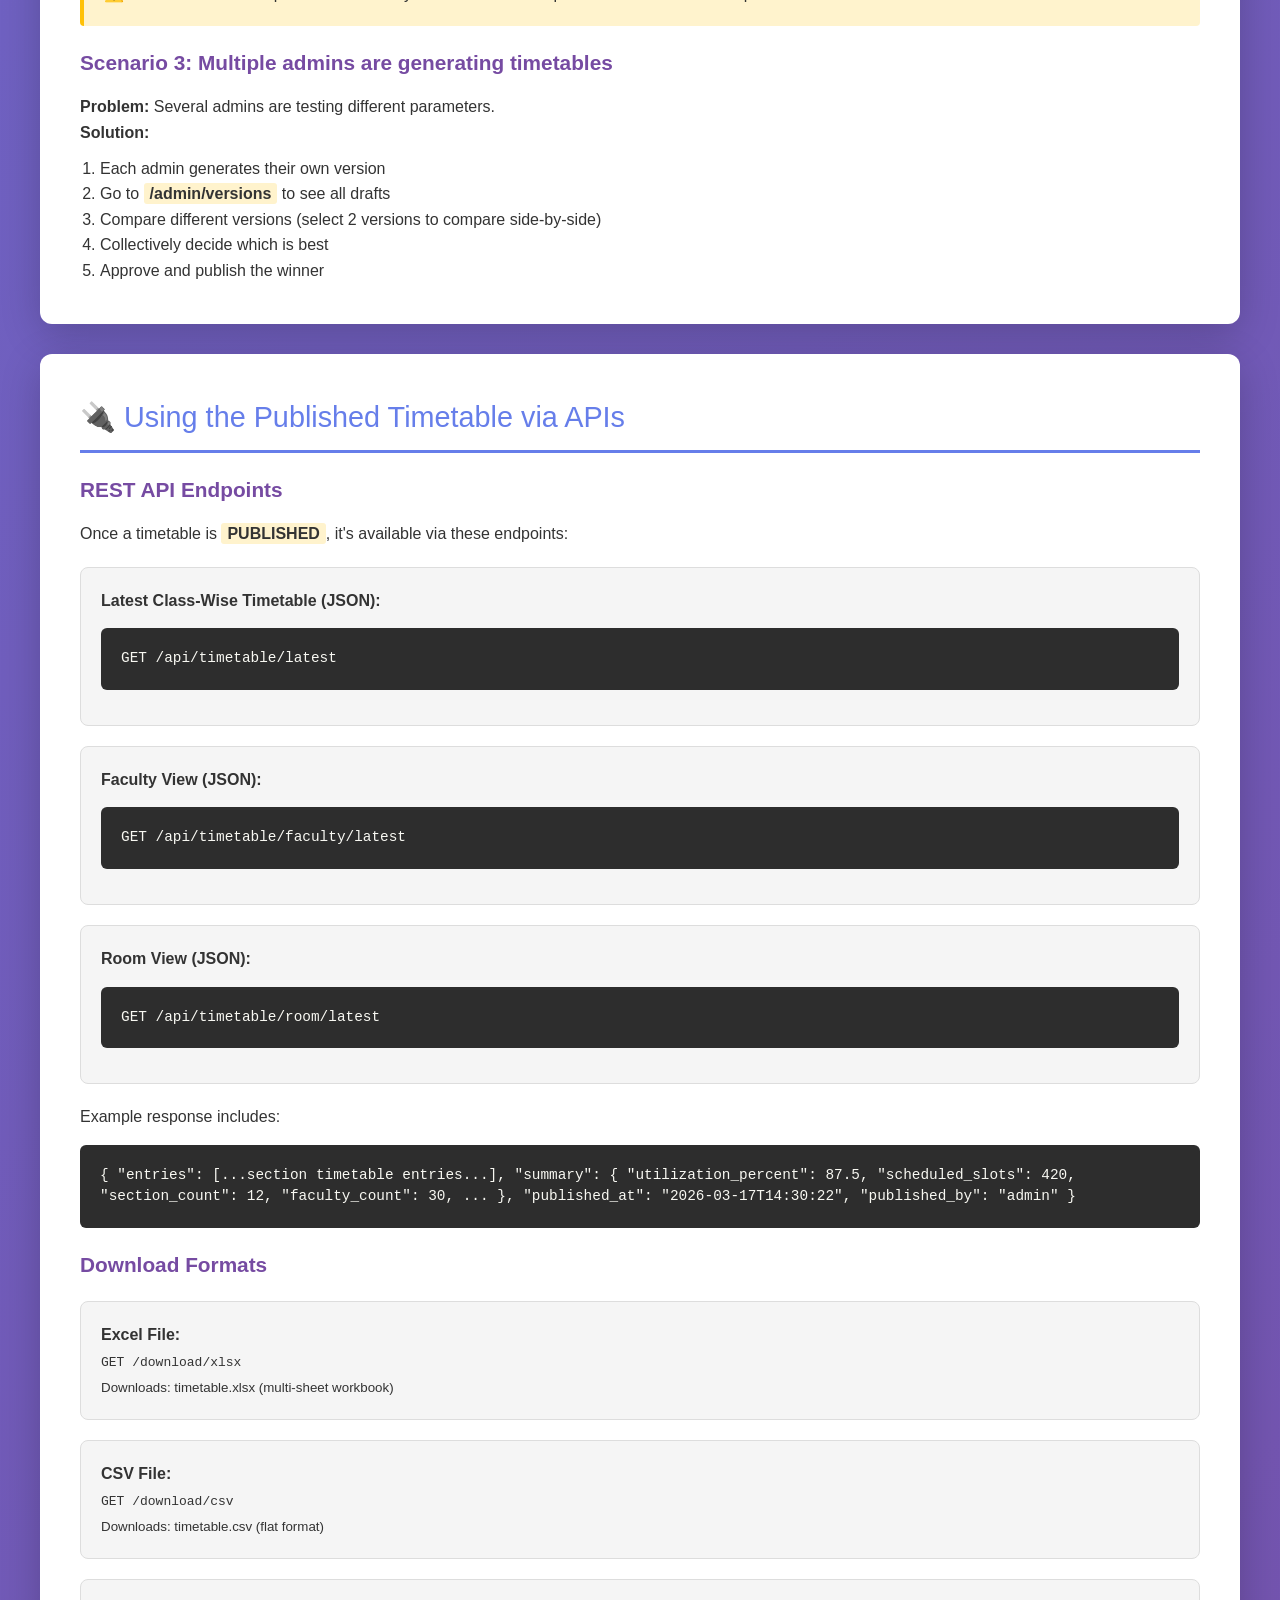
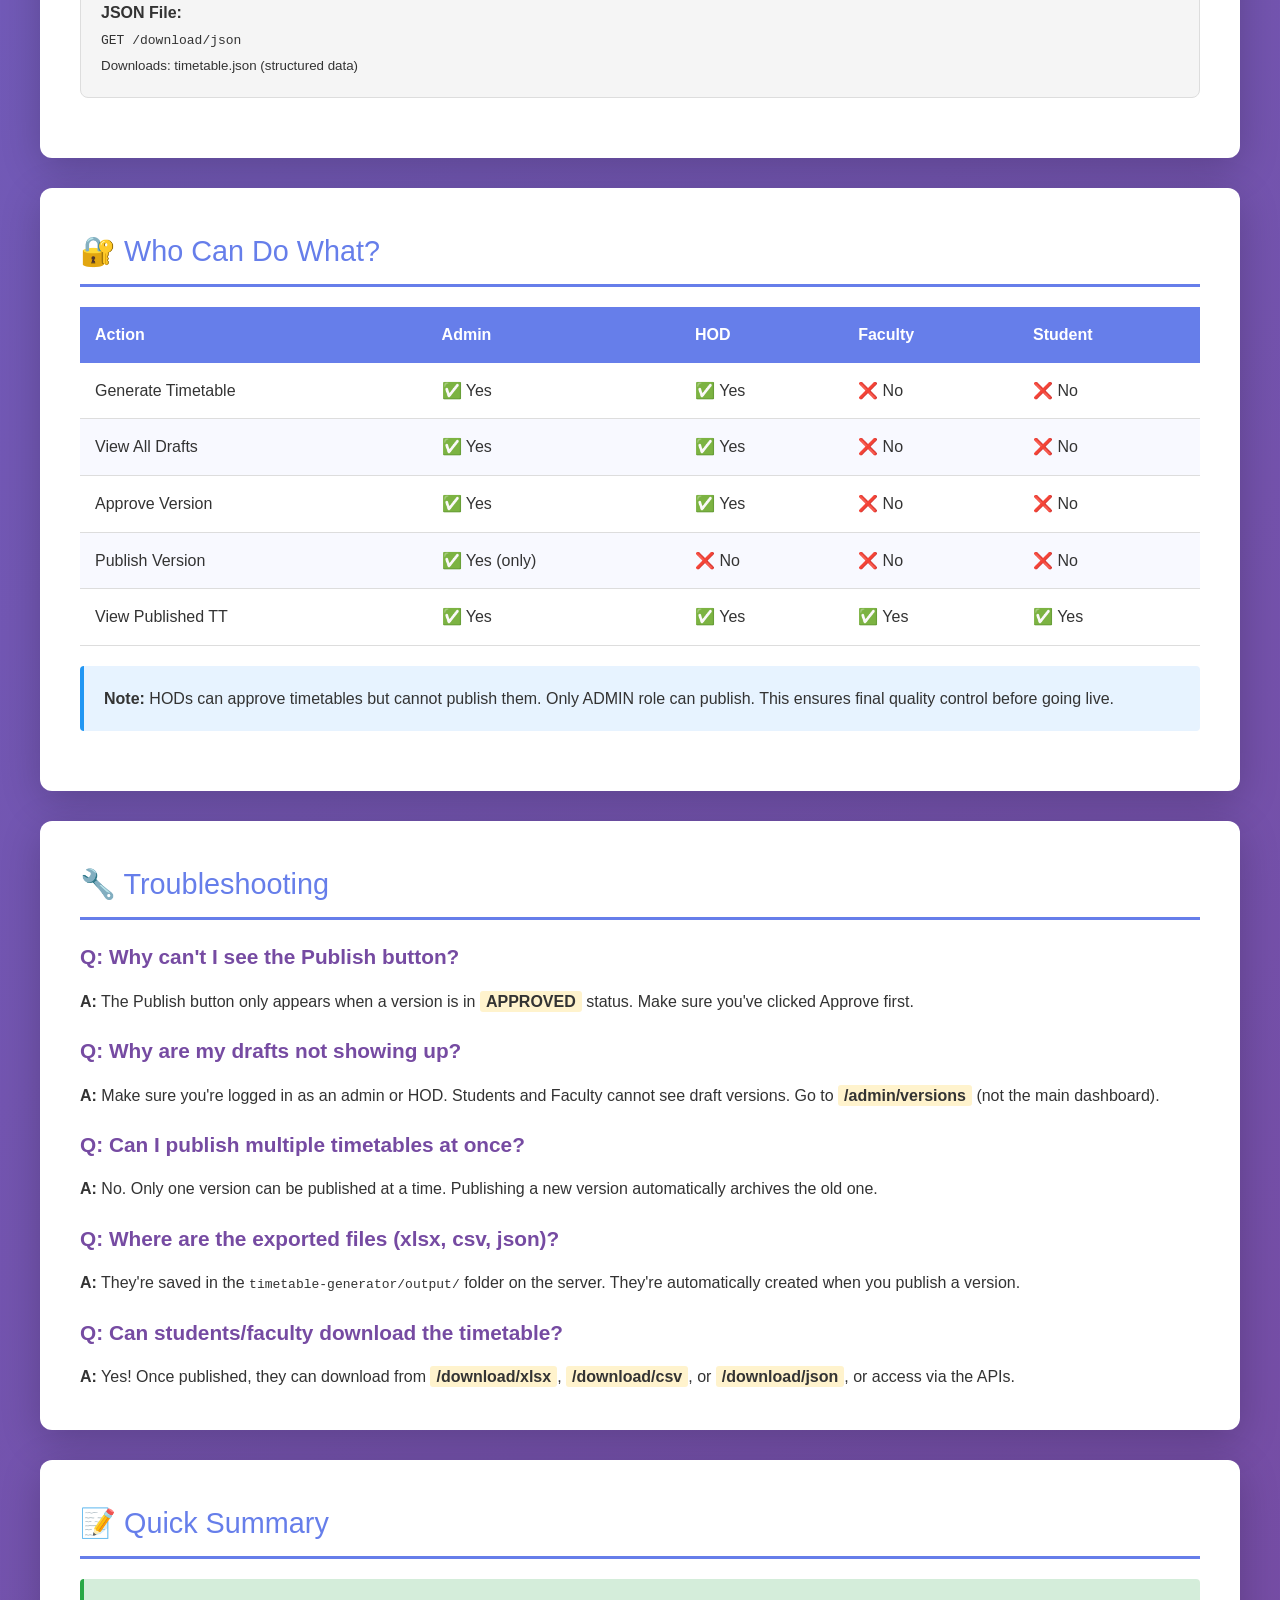
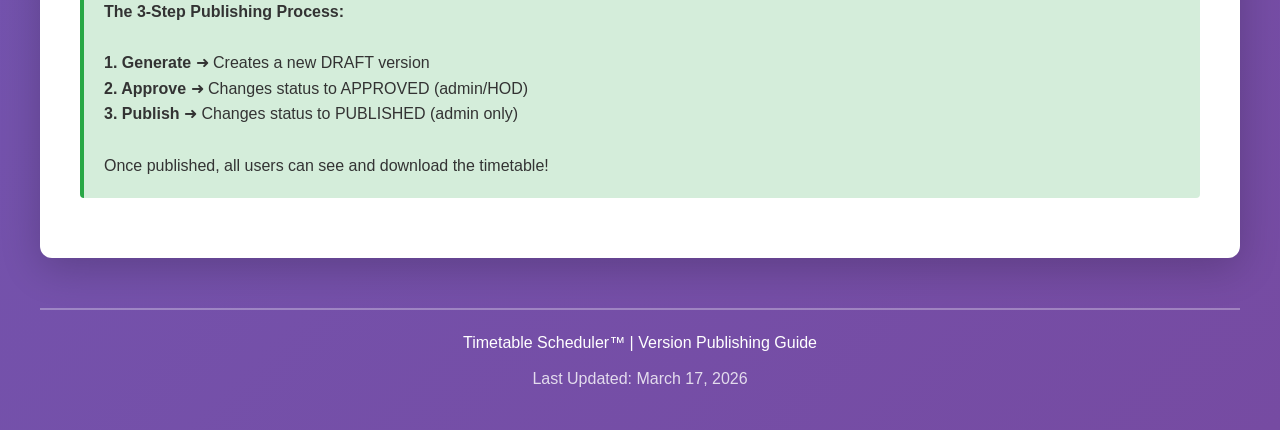
<file: timetable-generator/PUBLISHING_GUIDE.html>
<!DOCTYPE html>
<html lang="en">
<head>
    <meta charset="UTF-8">
    <meta name="viewport" content="width=device-width, initial-scale=1.0">
    <title>Publishing Timetables - Complete Guide</title>
    <style>
        * {
            margin: 0;
            padding: 0;
            box-sizing: border-box;
        }
        body {
            font-family: 'Segoe UI', Tahoma, Geneva, Verdana, sans-serif;
            line-height: 1.6;
            color: #333;
            background: linear-gradient(135deg, #667eea 0%, #764ba2 100%);
            min-height: 100vh;
            padding: 40px 20px;
        }
        .container {
            max-width: 1200px;
            margin: 0 auto;
        }
        .header {
            text-align: center;
            color: white;
            margin-bottom: 50px;
        }
        .header h1 {
            font-size: 2.5em;
            margin-bottom: 10px;
            text-shadow: 0 2px 10px rgba(0,0,0,0.3);
        }
        .section {
            background: white;
            border-radius: 12px;
            padding: 40px;
            margin-bottom: 30px;
            box-shadow: 0 10px 40px rgba(0,0,0,0.2);
        }
        .section-title {
            font-size: 1.8em;
            color: #667eea;
            margin-bottom: 20px;
            border-bottom: 3px solid #667eea;
            padding-bottom: 10px;
        }
        .subsection h3 {
            color: #764ba2;
            margin: 20px 0 15px 0;
            font-size: 1.3em;
        }
        .step-list {
            list-style: none;
            margin: 20px 0;
        }
        .step-list li {
            padding: 15px 0 15px 50px;
            position: relative;
            margin: 10px 0;
            background: #f8f9ff;
            border-left: 4px solid #667eea;
            border-radius: 4px;
        }
        .step-list li:before {
            content: attr(data-step);
            position: absolute;
            left: 15px;
            top: 50%;
            transform: translateY(-50%);
            background: #667eea;
            color: white;
            width: 28px;
            height: 28px;
            border-radius: 50%;
            display: flex;
            align-items: center;
            justify-content: center;
            font-weight: bold;
            font-size: 0.9em;
        }
        .workflow-diagram {
            background: #f8f9ff;
            border: 2px solid #667eea;
            border-radius: 8px;
            padding: 30px;
            margin: 30px 0;
            text-align: center;
        }
        .status-box {
            display: inline-block;
            padding: 15px 30px;
            margin: 10px;
            border-radius: 8px;
            font-weight: 600;
            min-width: 150px;
        }
        .status-draft {
            background: #ffc107;
            color: #333;
        }
        .status-approved {
            background: #17a2b8;
            color: white;
        }
        .status-published {
            background: #28a745;
            color: white;
        }
        .arrow {
            display: inline-block;
            color: #667eea;
            font-size: 1.5em;
            margin: 0 15px;
            vertical-align: middle;
        }
        .info-box, .warning-box, .success-box {
            padding: 20px;
            border-radius: 4px;
            margin: 20px 0;
            border-left: 4px solid #2196F3;
        }
        .info-box {
            background: #e7f3ff;
            border-left-color: #2196F3;
        }
        .warning-box {
            background: #fff3cd;
            border-left-color: #ffc107;
        }
        .success-box {
            background: #d4edda;
            border-left-color: #28a745;
        }
        .code-block {
            background: #2d2d2d;
            color: #f8f8f2;
            padding: 20px;
            border-radius: 6px;
            overflow-x: auto;
            margin: 15px 0;
            font-family: 'Courier New', monospace;
            font-size: 0.9em;
            line-height: 1.5;
        }
        .mock-ui {
            background: #f5f5f5;
            border: 1px solid #ddd;
            border-radius: 8px;
            padding: 20px;
            margin: 20px 0;
        }
        .mock-table {
            width: 100%;
            border-collapse: collapse;
            background: white;
            margin: 15px 0;
            border-radius: 6px;
            overflow: hidden;
        }
        .mock-table th {
            background: #667eea;
            color: white;
            padding: 12px;
            text-align: left;
            font-weight: 600;
        }
        .mock-table td {
            padding: 12px;
            border-bottom: 1px solid #eee;
        }
        .mock-table tr:hover {
            background: #f8f9ff;
        }
        .btn {
            display: inline-block;
            padding: 8px 16px;
            margin: 4px;
            border-radius: 4px;
            font-size: 0.9em;
            cursor: pointer;
            border: none;
            font-weight: 600;
            transition: all 0.3s ease;
        }
        .btn-approve {
            background: #17a2b8;
            color: white;
        }
        .btn-approve:hover {
            background: #138496;
        }
        .btn-publish {
            background: #28a745;
            color: white;
        }
        .btn-publish:hover {
            background: #218838;
        }
        .highlight {
            background: #fff3cd;
            padding: 2px 6px;
            border-radius: 3px;
            font-weight: 600;
        }
        .grid-2 {
            display: grid;
            grid-template-columns: 1fr 1fr;
            gap: 20px;
            margin: 20px 0;
        }
        .comparison-table {
            width: 100%;
            margin: 20px 0;
            border-collapse: collapse;
        }
        .comparison-table th {
            background: #667eea;
            color: white;
            padding: 15px;
            text-align: left;
        }
        .comparison-table td {
            padding: 15px;
            border-bottom: 1px solid #ddd;
        }
        .comparison-table tr:nth-child(even) {
            background: #f8f9ff;
        }
        footer {
            text-align: center;
            color: white;
            margin-top: 50px;
            padding-top: 20px;
            border-top: 2px solid rgba(255,255,255,0.3);
        }
        @media (max-width: 768px) {
            .grid-2 {
                grid-template-columns: 1fr;
            }
            .status-box {
                display: block;
                margin: 10px 0;
            }
        }
    </style>
</head>
<body>
    <div class="container">
        <div class="header">
            <h1>📊 Publishing Timetables</h1>
            <p>Complete workflow guide for publishing timetables to all users</p>
        </div>

        <!-- OVERVIEW -->
        <div class="section">
            <div class="section-title">Overview: The Publishing Workflow</div>
            
            <p>The timetable generation system uses a <strong>three-stage approval workflow</strong> to ensure quality control before timetables are shown to students and faculty:</p>

            <div class="workflow-diagram">
                <div class="status-box status-draft">
                    <strong>1. DRAFT</strong><br>
                    <small>Just generated</small>
                </div>
                <div class="arrow">→</div>
                <div class="status-box status-approved">
                    <strong>2. APPROVED</strong><br>
                    <small>Reviewed & OK</small>
                </div>
                <div class="arrow">→</div>
                <div class="status-box status-published">
                    <strong>3. PUBLISHED</strong><br>
                    <small>Live & visible</small>
                </div>
            </div>

            <div class="grid-2">
                <div class="info-box">
                    <strong>ℹ️ Draft:</strong><br>
                    A freshly generated timetable. Nobody outside of admins can see it yet.
                </div>
                <div class="info-box">
                    <strong>ℹ️ Published:</strong><br>
                    The currently active timetable. Visible via API & available to all users.
                </div>
            </div>

            <ul class="step-list">
                <li data-step="✓"><strong>Draft:</strong> Admin generates timetable → auto-saved as draft</li>
                <li data-step="✓"><strong>Approve:</strong> Admin reviews & clicks "Approve" button</li>
                <li data-step="✓"><strong>Publish:</strong> Admin clicks "Publish" → becomes live</li>
                <li data-step="✓"><strong>Only 1 Published:</strong> Publishing a new version archives the old one</li>
            </ul>
        </div>

        <!-- STEP-BY-STEP -->
        <div class="section">
            <div class="section-title">🚀 Step-by-Step Publishing Guide</div>

            <div class="subsection">
                <h3>Step 1: Generate a Timetable</h3>
                <p>This creates the initial <span class="highlight">DRAFT</span> version.</p>
                
                <ol style="margin-left: 20px; margin-top: 15px;">
                    <li>Go to <strong>Dashboard</strong> → <strong>Generate Timetable</strong></li>
                    <li>Fill in the form (assignments, rooms, working days, periods, constraints, etc.)</li>
                    <li>Click <strong>Generate</strong></li>
                    <li>System generates the timetable and saves it as <strong>DRAFT</strong></li>
                </ol>

                <div class="success-box">
                    ✅ Flash message: "Timetable generated successfully. Saved as draft version V[YYYYMMDD-HHMMSS]."
                </div>
            </div>

            <div class="subsection">
                <h3>Step 2: Review the Generated Timetable</h3>
                <p>Inspect the timetable output to verify there are no conflicts or issues:</p>

                <ul class="step-list" style="margin-left: 0;">
                    <li data-step="1">Check <strong>Utilization %</strong> — are resources well-used?</li>
                    <li data-step="2">Look for <strong>Free Slots</strong> — are they acceptable?</li>
                    <li data-step="3">Verify <strong>Lab Double Blocks</strong> — are contiguous?</li>
                    <li data-step="4">Check <strong>Faculty Loads</strong> — are they within limits?</li>
                    <li data-step="5">View <strong>Room Utilization</strong> — no clashes?</li>
                </ul>

                <div class="warning-box">
                    ⚠️ If there are issues, go back and generate a new version with adjusted parameters. There will be multiple draft versions.
                </div>
            </div>

            <div class="subsection">
                <h3>Step 3: Navigate to Version Management</h3>
                <p>Once you're satisfied with the timetable, go to the version approval interface.</p>

                <p style="margin-top: 15px;">From the timetable result page, click:</p>
                <div class="info-box">
                    <strong>Dashboard</strong> → <strong>Compare Versions</strong> OR<br>
                    Direct URL: <span class="highlight">/admin/versions</span>
                </div>
            </div>

            <div class="subsection">
                <h3>Step 4: Approve the Version</h3>
                <p>Transition from <span class="highlight">DRAFT</span> to <span class="highlight">APPROVED</span>:</p>

                <div class="mock-ui">
                    <strong>Timetable Version Workflow Table:</strong>
                    <table class="mock-table">
                        <thead>
                            <tr>
                                <th>ID</th>
                                <th>Version Label</th>
                                <th>Status</th>
                                <th>Score</th>
                                <th>Created</th>
                                <th>Actions</th>
                            </tr>
                        </thead>
                        <tbody>
                            <tr>
                                <td><strong>#5</strong></td>
                                <td>V20260317-143022</td>
                                <td><span style="display:inline-block; background:#ffc107; color:#333; padding:4px 12px; border-radius:20px; font-weight:600; font-size:0.85em;">DRAFT</span></td>
                                <td>87.5</td>
                                <td>2026-03-17 14:30</td>
                                <td>
                                    <button class="btn btn-approve">Approve</button>
                                </td>
                            </tr>
                        </tbody>
                    </table>
                </div>

                <ol style="margin-left: 20px; margin-top: 15px;">
                    <li>Find your timetable in the <strong>version table</strong></li>
                    <li>Click the <span class="highlight">Approve</span> button</li>
                    <li>Status changes to <span class="highlight">APPROVED</span> (blue)</li>
                </ol>

                <div class="success-box">
                    ✅ Flash message: "Timetable version [V20260317-143022] has been approved."
                </div>
            </div>

            <div class="subsection">
                <h3>Step 5: Publish the Version</h3>
                <p>Transition from <span class="highlight">APPROVED</span> to <span class="highlight">PUBLISHED</span>:</p>

                <div class="mock-ui">
                    <strong>Timetable Version Workflow Table:</strong>
                    <table class="mock-table">
                        <thead>
                            <tr>
                                <th>ID</th>
                                <th>Version Label</th>
                                <th>Status</th>
                                <th>Score</th>
                                <th>Created</th>
                                <th>Actions</th>
                            </tr>
                        </thead>
                        <tbody>
                            <tr>
                                <td><strong>#5</strong></td>
                                <td>V20260317-143022</td>
                                <td><span style="display:inline-block; background:#17a2b8; color:white; padding:4px 12px; border-radius:20px; font-weight:600; font-size:0.85em;">APPROVED</span></td>
                                <td>87.5</td>
                                <td>2026-03-17 14:30</td>
                                <td>
                                    <button class="btn btn-publish">Publish</button>
                                </td>
                            </tr>
                        </tbody>
                    </table>
                </div>

                <ol style="margin-left: 20px; margin-top: 15px;">
                    <li>Once approved, the <span class="highlight">Publish</span> button appears</li>
                    <li>Click <span class="highlight">Publish</span></li>
                    <li>Status changes to <span class="highlight">PUBLISHED</span> (green ✓)</li>
                    <li><strong>Old published versions are archived</strong> automatically</li>
                    <li>Timetable is now <strong>LIVE and visible to all users</strong></li>
                </ol>

                <div class="success-box">
                    ✅ Flash message: "Timetable version [V20260317-143022] has been published and is now visible to all users."
                </div>
            </div>

            <div class="subsection">
                <h3>Step 6: ✨ All Users Can Now See It</h3>
                <p>Once published, all users (Faculty, Students, HODs) can access:</p>

                <ul class="step-list" style="margin-left: 0;">
                    <li data-step="📱">👥 <strong>Their Personal Timetable</strong> — via the interface</li>
                    <li data-step="🔌">⚙️ <strong>REST APIs:</strong>
                        <ul style="margin-top: 10px; margin-left: 20px;">
                            <li><span class="highlight">/api/timetable/latest</span> — Full class-wise timetable</li>
                            <li><span class="highlight">/api/timetable/class/latest</span> — Class-wise view</li>
                            <li><span class="highlight">/api/timetable/faculty/latest</span> — Faculty-wise view</li>
                            <li><span class="highlight">/api/timetable/room/latest</span> — Room-wise view</li>
                        </ul>
                    </li>
                    <li data-step="💾"><strong>Download Formats:</strong>
                        <ul style="margin-top: 10px; margin-left: 20px;">
                            <li><span class="highlight">/download/xlsx</span> — Excel workbook</li>
                            <li><span class="highlight">/download/csv</span> — CSV spreadsheet</li>
                            <li><span class="highlight">/download/json</span> — JSON data</li>
                        </ul>
                    </li>
                </ul>
            </div>
        </div>

        <!-- VERSION STATUSES -->
        <div class="section">
            <div class="section-title">📋 Version Statuses Explained</div>

            <table class="comparison-table">
                <thead>
                    <tr>
                        <th>Status</th>
                        <th>Color</th>
                        <th>Meaning</th>
                        <th>Users Can See?</th>
                        <th>Next Action</th>
                    </tr>
                </thead>
                <tbody>
                    <tr>
                        <td><strong>DRAFT</strong></td>
                        <td><span class="status-box status-draft">Yellow</span></td>
                        <td>Just generated, being reviewed</td>
                        <td>❌ No (Admin only)</td>
                        <td>Approve</td>
                    </tr>
                    <tr>
                        <td><strong>APPROVED</strong></td>
                        <td><span class="status-box status-approved">Blue</span></td>
                        <td>Reviewed & checked, ready to go live</td>
                        <td>❌ No (Admin only)</td>
                        <td>Publish</td>
                    </tr>
                    <tr>
                        <td><strong>PUBLISHED</strong></td>
                        <td><span class="status-box status-published">Green ✓</span></td>
                        <td>Live & active, everyone can see it</td>
                        <td>✅ Yes (all users)</td>
                        <td>-</td>
                    </tr>
                    <tr>
                        <td><strong>ARCHIVED</strong></td>
                        <td><span style="display:inline-block; background:#6c757d; color:white; padding:6px 12px; border-radius:4px; font-weight:600;">Gray</span></td>
                        <td>Old published version, replaced by new one</td>
                        <td>❌ No (Archived)</td>
                        <td>-</td>
                    </tr>
                </tbody>
            </table>
        </div>

        <!-- KEY FEATURES -->
        <div class="section">
            <div class="section-title">🎯 Key Features of the Publishing System</div>

            <div class="subsection">
                <h3>✅ Only ONE Published Version at a Time</h3>
                <div class="info-box">
                    When you publish a new version, the previously published version is automatically <strong>ARCHIVED</strong>. This ensures there's always exactly one "current" timetable visible to users.
                </div>
            </div>

            <div class="subsection">
                <h3>✅ Compare Multiple Drafts Before Approval</h3>
                <div class="info-box">
                    Admins can generate multiple timetables with different parameters, then compare them side-by-side before deciding which one to approve and publish.
                </div>
            </div>

            <div class="subsection">
                <h3>✅ Audit Trail</h3>
                <div class="info-box">
                    Every version stores metadata:<br>
                    • <strong>Created By:</strong> Which admin generated it<br>
                    • <strong>Approved By:</strong> Which admin approved it<br>
                    • <strong>Published By:</strong> Which admin published it<br>
                    • <strong>Timestamps:</strong> When each action happened
                </div>
            </div>

            <div class="subsection">
                <h3>✅ Automatic Export on Publishing</h3>
                <div class="info-box">
                    When a version is published, the system automatically exports it to:<br>
                    • <span class="highlight">xlsx</span> (Excel)<br>
                    • <span class="highlight">csv</span> (Spreadsheet)<br>
                    • <span class="highlight">json</span> (API data)<br>
                    <br>These files are saved to the <code>output/</code> folder for download and API access.
                </div>
            </div>
        </div>

        <!-- COMMON SCENARIOS -->
        <div class="section">
            <div class="section-title">❓ Common Scenarios</div>

            <div class="subsection">
                <h3>Scenario 1: The timetable has conflicts</h3>
                <p><strong>Problem:</strong> I generated a timetable but it has free slots or resource clashes.</p>
                <p><strong>Solution:</strong></p>
                <ol style="margin-left: 20px; margin-top: 10px;">
                    <li>Do NOT approve it</li>
                    <li>Go back and generate a new timetable with different parameters (more time periods, different assignments, etc.)</li>
                    <li>Compare both at <span class="highlight">/admin/versions</span></li>
                    <li>Approve and publish the better one</li>
                </ol>
            </div>

            <div class="subsection">
                <h3>Scenario 2: I accidentally published the wrong version</h3>
                <p><strong>Problem:</strong> I published a timetable, but it's not good.</p>
                <p><strong>Solution:</strong></p>
                <ol style="margin-left: 20px; margin-top: 10px;">
                    <li>Generate a new, better timetable</li>
                    <li>Approve it to <span class="highlight">APPROVED</span> status</li>
                    <li>Publish it — the old one is automatically archived</li>
                </ol>
                <div class="warning-box">
                    ⚠️ Note: There's no "unpublish" button — you must create and publish a new version to replace the old one.
                </div>
            </div>

            <div class="subsection">
                <h3>Scenario 3: Multiple admins are generating timetables</h3>
                <p><strong>Problem:</strong> Several admins are testing different parameters.</p>
                <p><strong>Solution:</strong></p>
                <ol style="margin-left: 20px; margin-top: 10px;">
                    <li>Each admin generates their own version</li>
                    <li>Go to <span class="highlight">/admin/versions</span> to see all drafts</li>
                    <li>Compare different versions (select 2 versions to compare side-by-side)</li>
                    <li>Collectively decide which is best</li>
                    <li>Approve and publish the winner</li>
                </ol>
            </div>
        </div>

        <!-- API USAGE -->
        <div class="section">
            <div class="section-title">🔌 Using the Published Timetable via APIs</div>

            <div class="subsection">
                <h3>REST API Endpoints</h3>
                <p>Once a timetable is <span class="highlight">PUBLISHED</span>, it's available via these endpoints:</p>

                <div class="mock-ui">
                    <strong>Latest Class-Wise Timetable (JSON):</strong><br>
                    <div class="code-block">GET /api/timetable/latest</div>
                </div>

                <div class="mock-ui">
                    <strong>Faculty View (JSON):</strong><br>
                    <div class="code-block">GET /api/timetable/faculty/latest</div>
                </div>

                <div class="mock-ui">
                    <strong>Room View (JSON):</strong><br>
                    <div class="code-block">GET /api/timetable/room/latest</div>
                </div>

                <p style="margin-top: 20px;">Example response includes:</p>
                <div class="code-block">
{
  "entries": [...section timetable entries...],
  "summary": {
    "utilization_percent": 87.5,
    "scheduled_slots": 420,
    "section_count": 12,
    "faculty_count": 30,
    ...
  },
  "published_at": "2026-03-17T14:30:22",
  "published_by": "admin"
}
                </div>
            </div>

            <div class="subsection">
                <h3>Download Formats</h3>
                
                <div class="mock-ui">
                    <strong>Excel File:</strong><br>
                    <code>GET /download/xlsx</code><br>
                    <small>Downloads: timetable.xlsx (multi-sheet workbook)</small>
                </div>

                <div class="mock-ui">
                    <strong>CSV File:</strong><br>
                    <code>GET /download/csv</code><br>
                    <small>Downloads: timetable.csv (flat format)</small>
                </div>

                <div class="mock-ui">
                    <strong>JSON File:</strong><br>
                    <code>GET /download/json</code><br>
                    <small>Downloads: timetable.json (structured data)</small>
                </div>
            </div>
        </div>

        <!-- PERMISSIONS -->
        <div class="section">
            <div class="section-title">🔐 Who Can Do What?</div>

            <table class="comparison-table">
                <thead>
                    <tr>
                        <th>Action</th>
                        <th>Admin</th>
                        <th>HOD</th>
                        <th>Faculty</th>
                        <th>Student</th>
                    </tr>
                </thead>
                <tbody>
                    <tr>
                        <td>Generate Timetable</td>
                        <td>✅ Yes</td>
                        <td>✅ Yes</td>
                        <td>❌ No</td>
                        <td>❌ No</td>
                    </tr>
                    <tr>
                        <td>View All Drafts</td>
                        <td>✅ Yes</td>
                        <td>✅ Yes</td>
                        <td>❌ No</td>
                        <td>❌ No</td>
                    </tr>
                    <tr>
                        <td>Approve Version</td>
                        <td>✅ Yes</td>
                        <td>✅ Yes</td>
                        <td>❌ No</td>
                        <td>❌ No</td>
                    </tr>
                    <tr>
                        <td>Publish Version</td>
                        <td>✅ Yes (only)</td>
                        <td>❌ No</td>
                        <td>❌ No</td>
                        <td>❌ No</td>
                    </tr>
                    <tr>
                        <td>View Published TT</td>
                        <td>✅ Yes</td>
                        <td>✅ Yes</td>
                        <td>✅ Yes</td>
                        <td>✅ Yes</td>
                    </tr>
                </tbody>
            </table>

            <div class="info-box">
                <strong>Note:</strong> HODs can approve timetables but cannot publish them. Only ADMIN role can publish. This ensures final quality control before going live.
            </div>
        </div>

        <!-- TROUBLESHOOTING -->
        <div class="section">
            <div class="section-title">🔧 Troubleshooting</div>

            <div class="subsection">
                <h3>Q: Why can't I see the Publish button?</h3>
                <p><strong>A:</strong> The Publish button only appears when a version is in <span class="highlight">APPROVED</span> status. Make sure you've clicked Approve first.</p>
            </div>

            <div class="subsection">
                <h3>Q: Why are my drafts not showing up?</h3>
                <p><strong>A:</strong> Make sure you're logged in as an admin or HOD. Students and Faculty cannot see draft versions. Go to <span class="highlight">/admin/versions</span> (not the main dashboard).</p>
            </div>

            <div class="subsection">
                <h3>Q: Can I publish multiple timetables at once?</h3>
                <p><strong>A:</strong> No. Only one version can be published at a time. Publishing a new version automatically archives the old one.</p>
            </div>

            <div class="subsection">
                <h3>Q: Where are the exported files (xlsx, csv, json)?</h3>
                <p><strong>A:</strong> They're saved in the <code>timetable-generator/output/</code> folder on the server. They're automatically created when you publish a version.</p>
            </div>

            <div class="subsection">
                <h3>Q: Can students/faculty download the timetable?</h3>
                <p><strong>A:</strong> Yes! Once published, they can download from <span class="highlight">/download/xlsx</span>, <span class="highlight">/download/csv</span>, or <span class="highlight">/download/json</span>, or access via the APIs.</p>
            </div>
        </div>

        <!-- SUMMARY -->
        <div class="section">
            <div class="section-title">📝 Quick Summary</div>

            <div class="success-box">
                <strong>The 3-Step Publishing Process:</strong><br><br>
                <strong>1. Generate</strong> ➜ Creates a new DRAFT version<br>
                <strong>2. Approve</strong> ➜ Changes status to APPROVED (admin/HOD)<br>
                <strong>3. Publish</strong> ➜ Changes status to PUBLISHED (admin only)<br><br>
                Once published, all users can see and download the timetable!
            </div>
        </div>

        <footer>
            <p>Timetable Scheduler™ | Version Publishing Guide</p>
            <p style="margin-top: 10px; opacity: 0.8;">Last Updated: March 17, 2026</p>
        </footer>
    </div>
</body>
</html>
</file>
